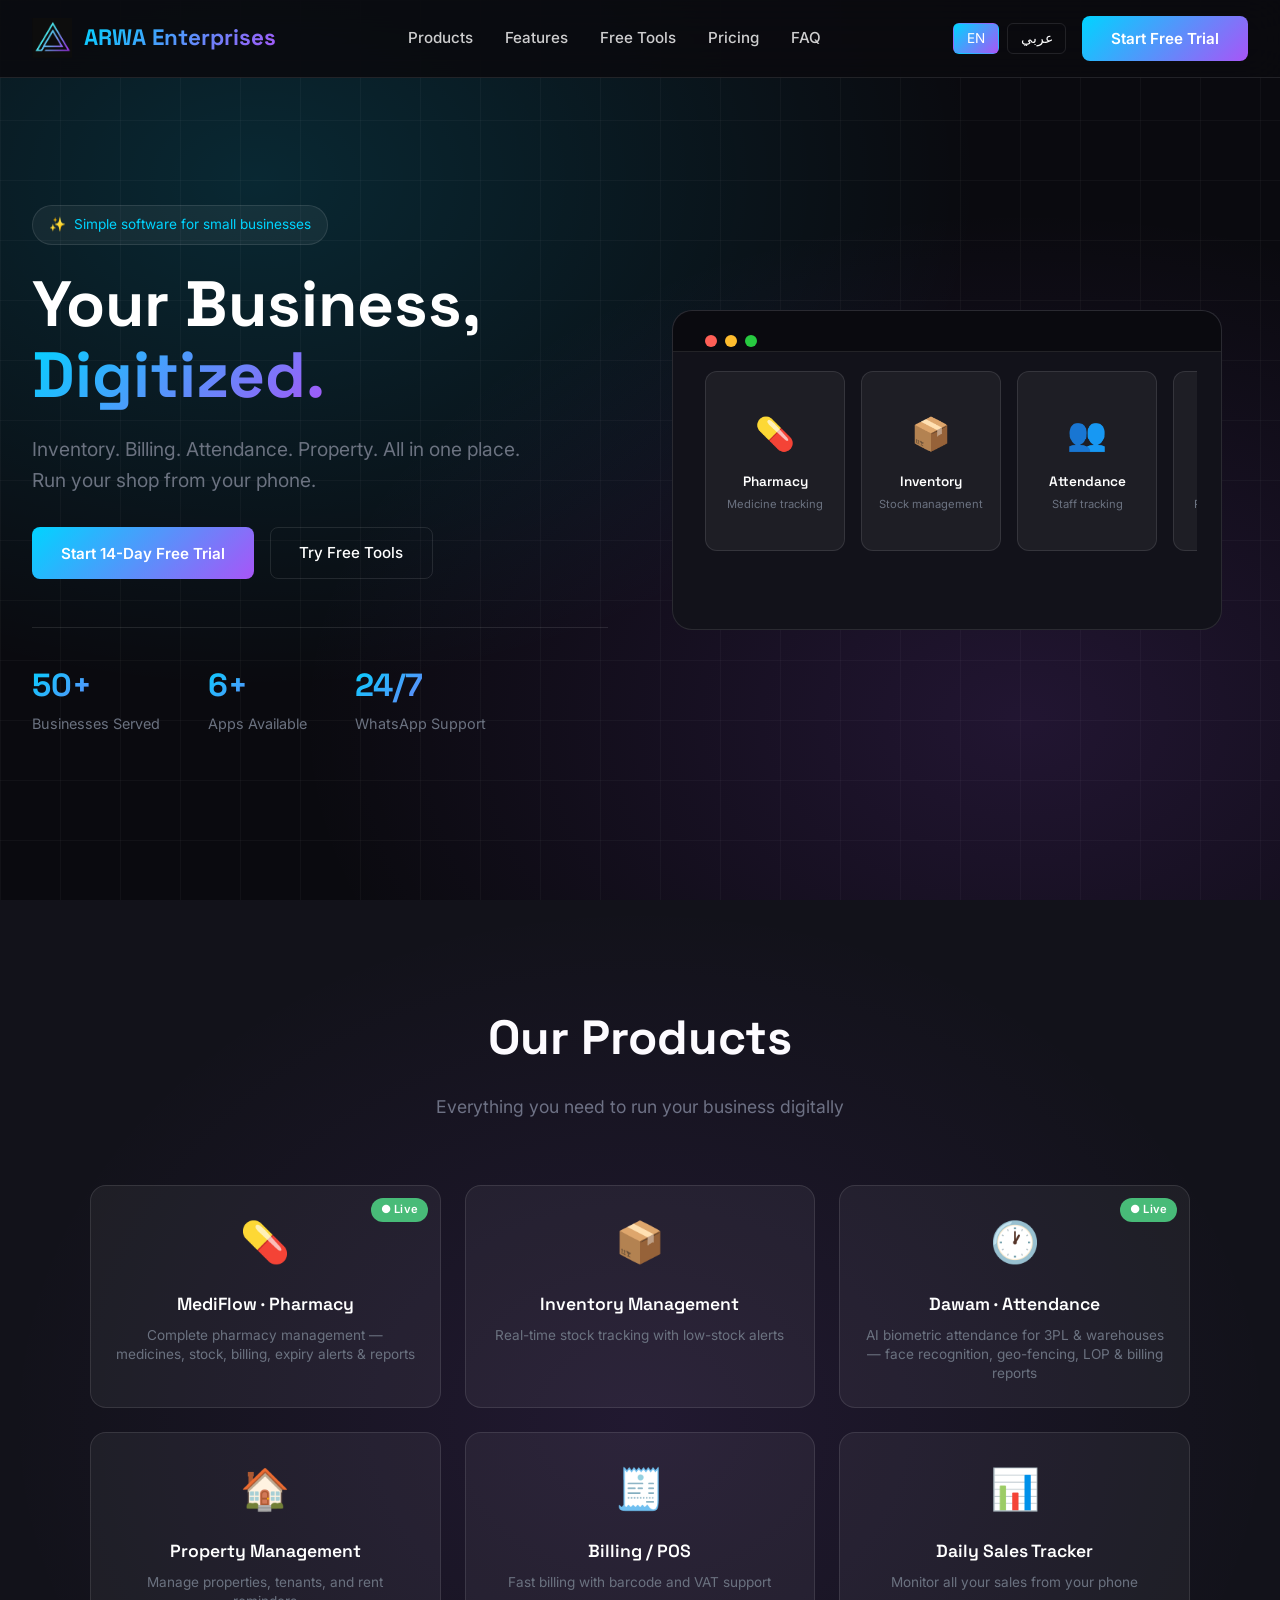
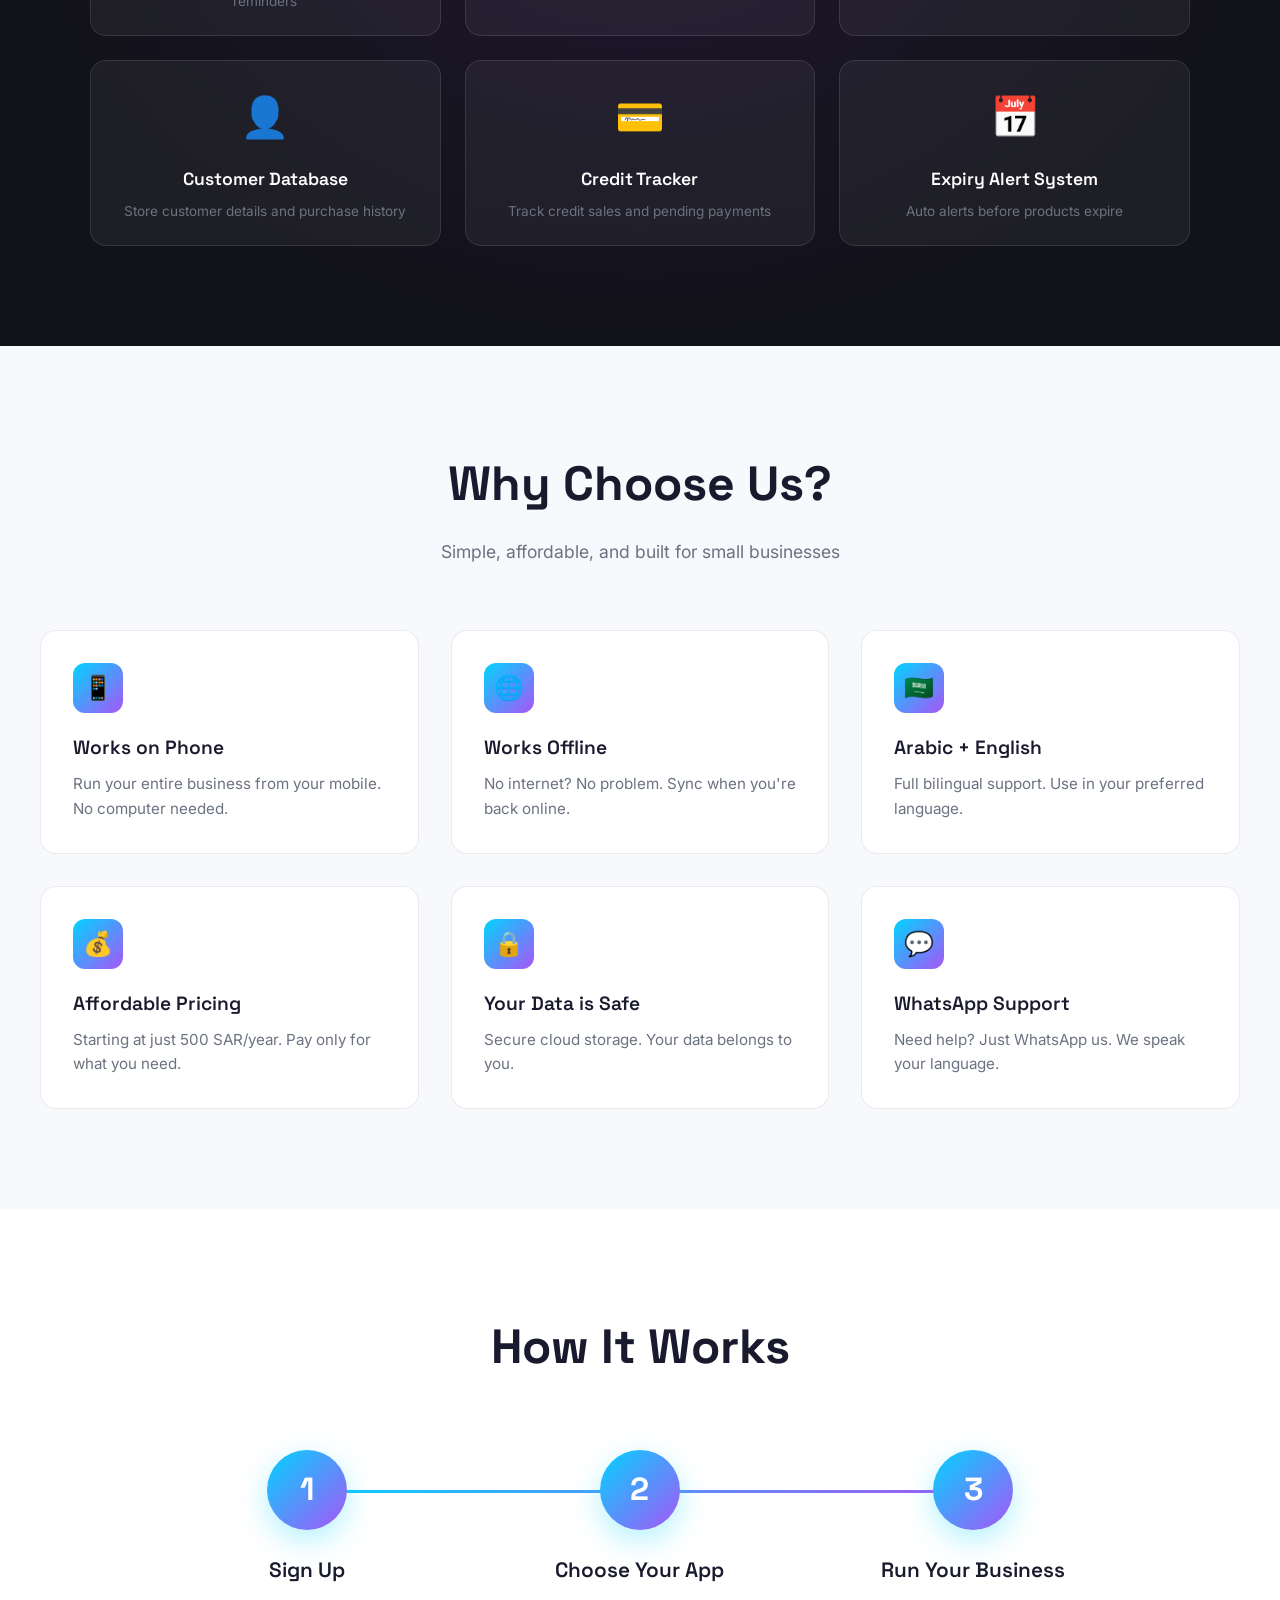
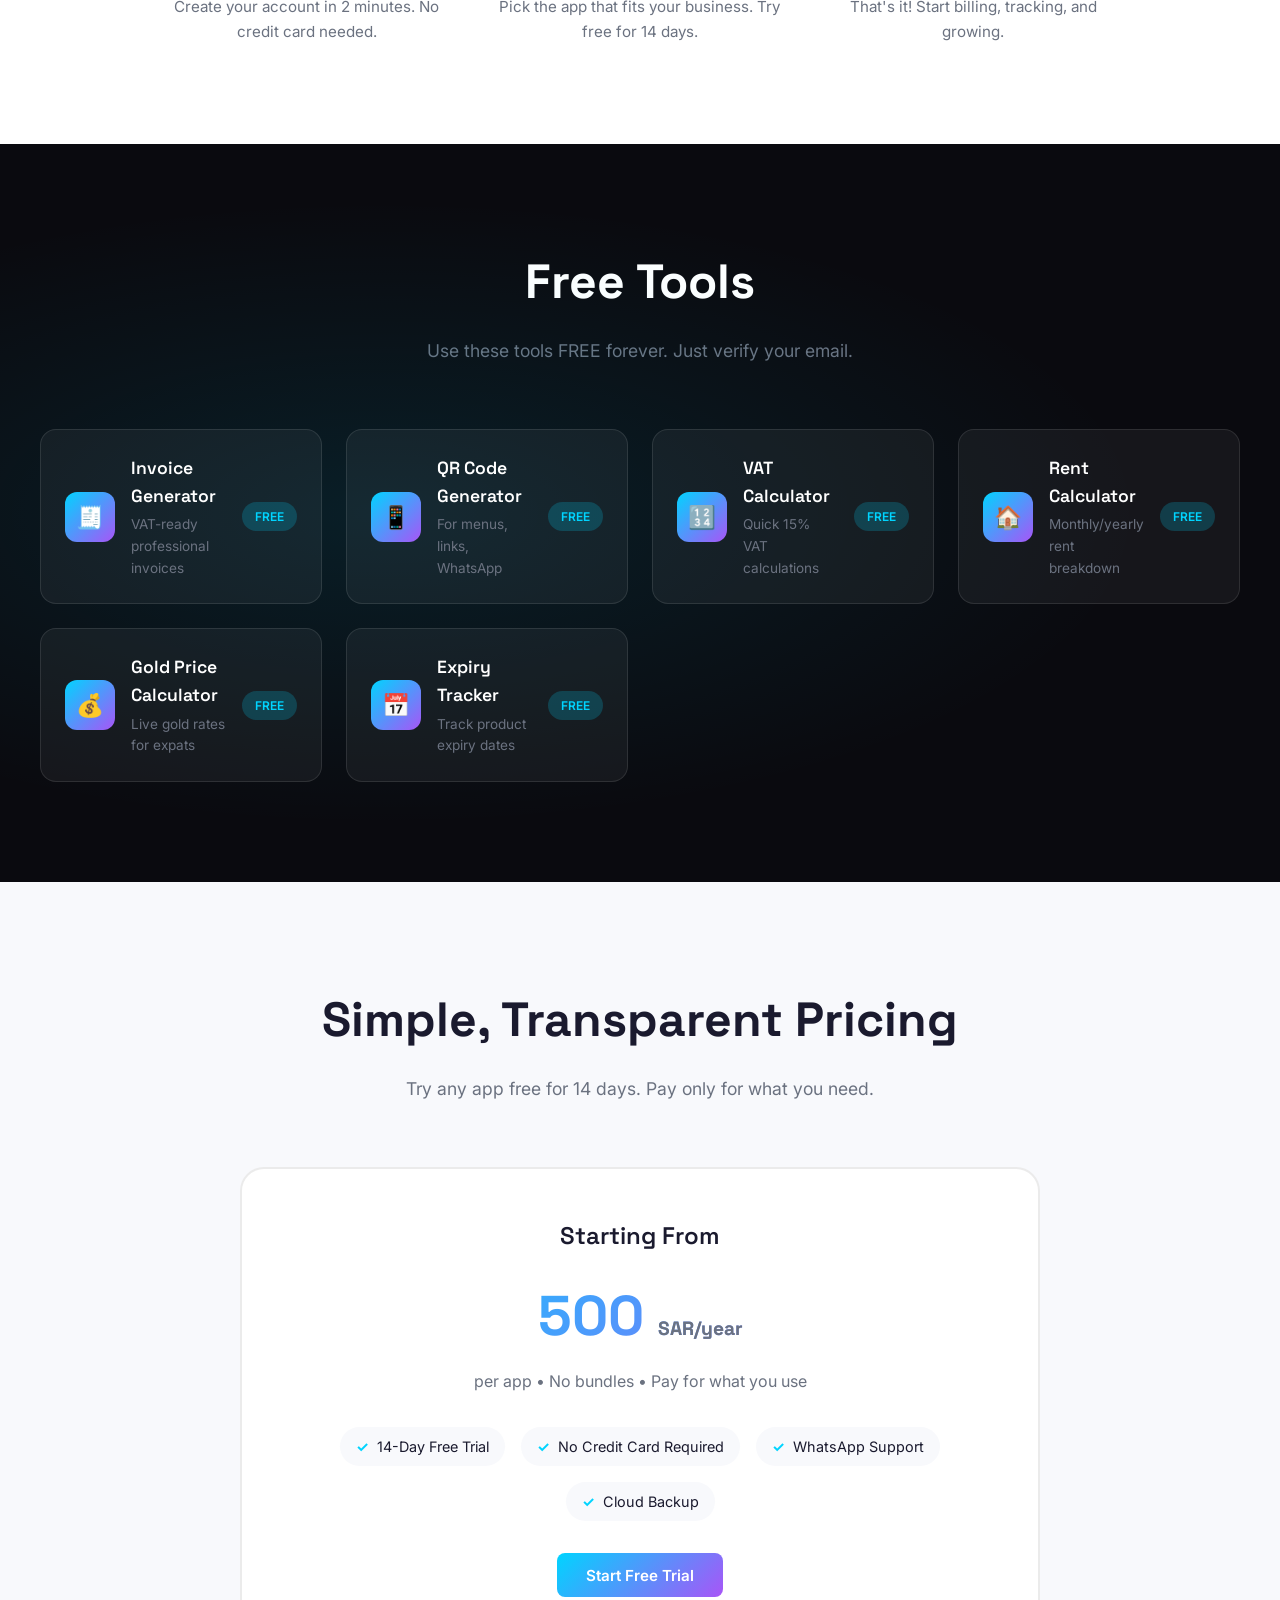
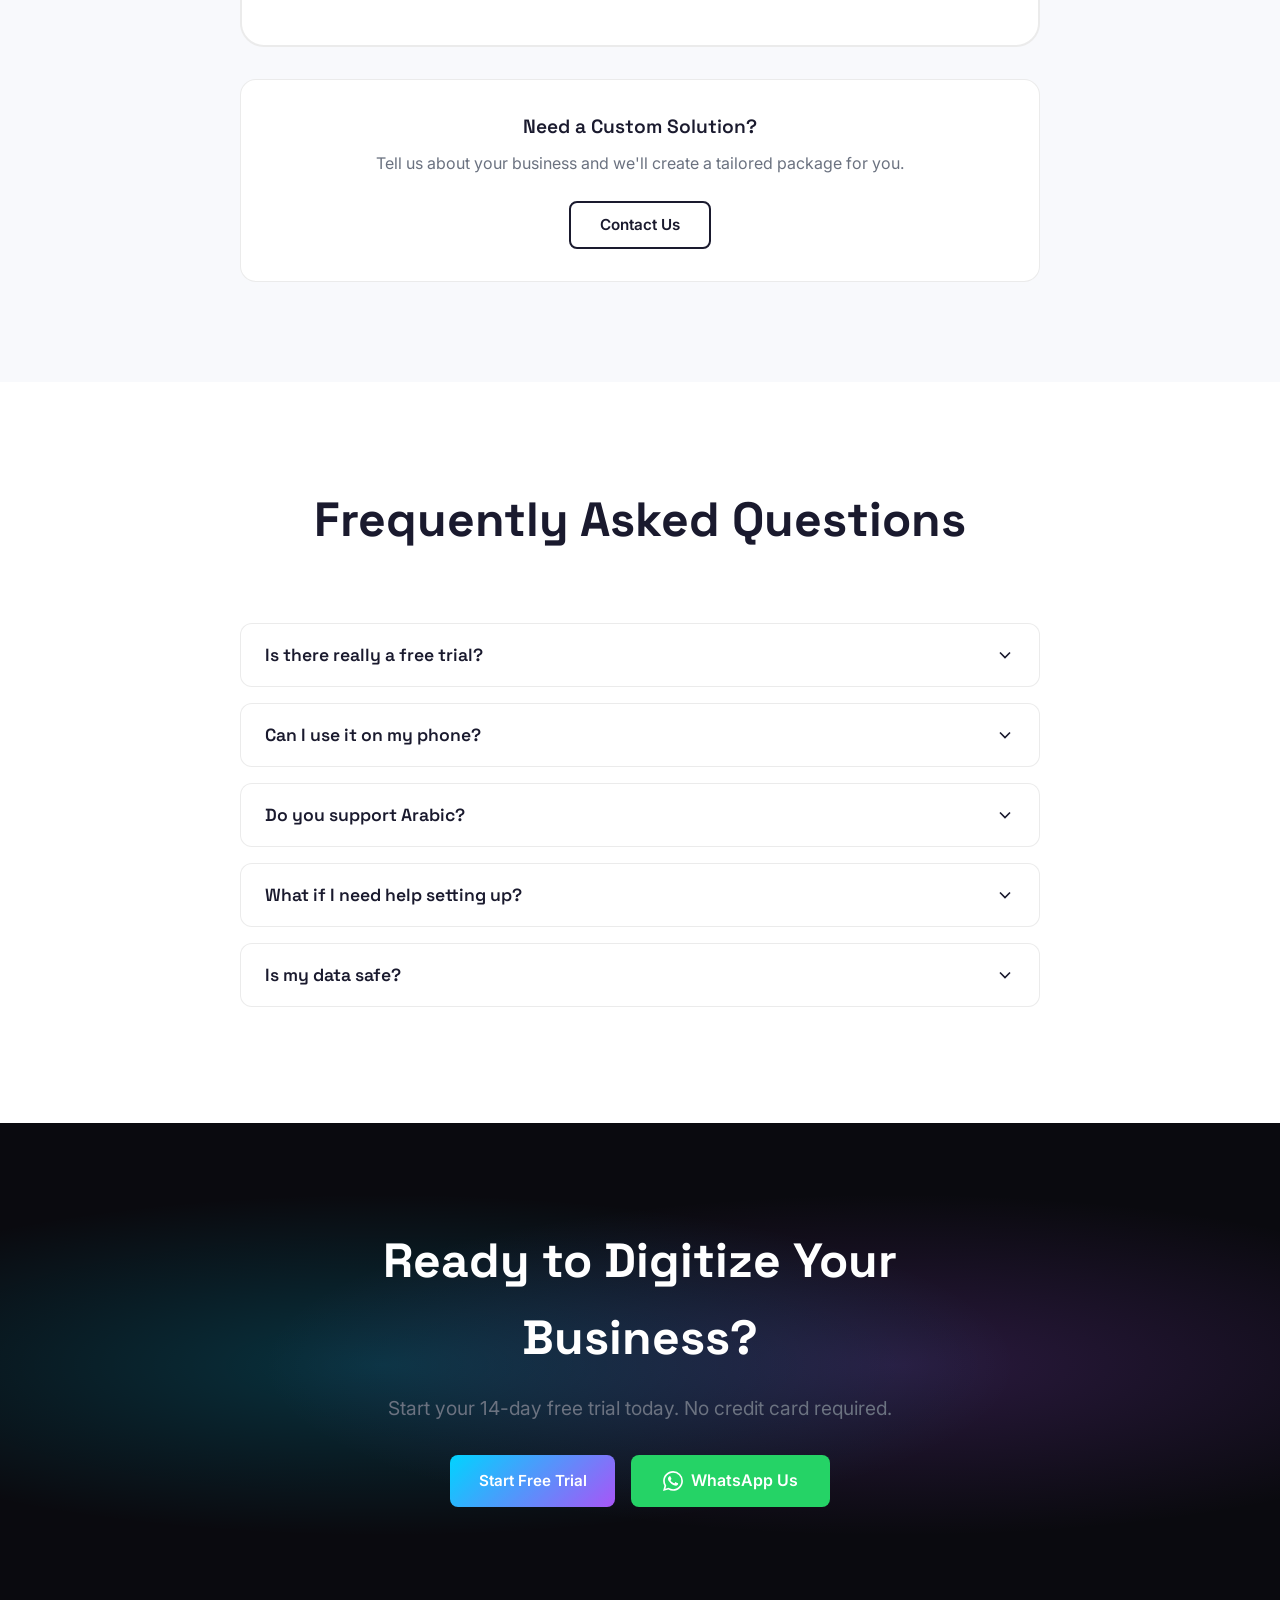
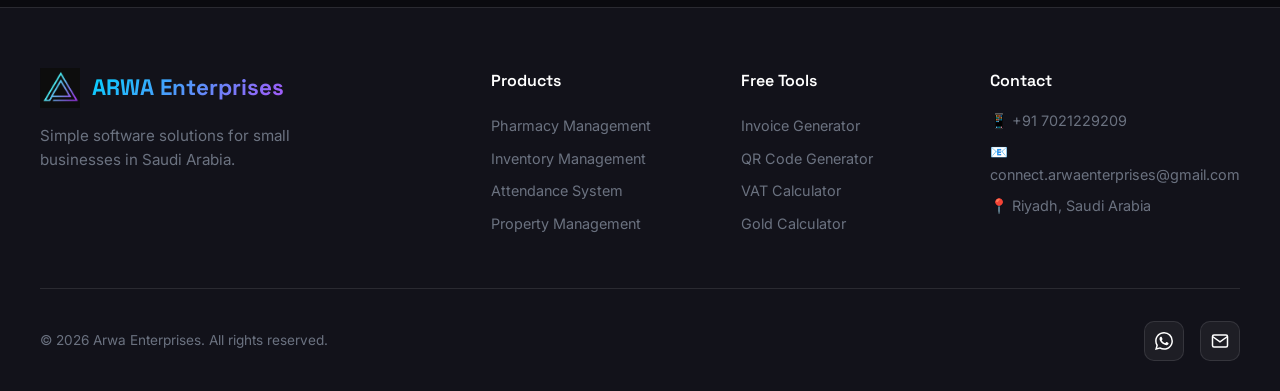
<file: index.html>
<!DOCTYPE html>
<html lang="en" dir="ltr">
<head>
    <meta charset="UTF-8">
    <meta name="viewport" content="width=device-width, initial-scale=1.0">
    <title>Arwa Enterprises | Your Business, Digitized</title>
    <meta name="description" content="Simple software solutions for small businesses. Inventory, Billing, Attendance, and more.">
    
    <!-- Fonts -->
    <link rel="preconnect" href="https://fonts.googleapis.com">
    <link rel="preconnect" href="https://fonts.gstatic.com" crossorigin>
    <link href="https://fonts.googleapis.com/css2?family=Space+Grotesk:wght@400;500;600;700&family=Inter:wght@400;500;600&family=Cairo:wght@400;500;600;700&display=swap" rel="stylesheet">

<style>
/* ============================================
   SECTION: CSS VARIABLES
   Update colors, fonts, spacing here
============================================ */
:root {
    /* Colors */
    --bg-dark: #0a0a0f;
    --bg-dark-2: #12121a;
    --bg-light: #f8f9fc;
    --bg-light-2: #ffffff;
    --text-light: #ffffff;
    --text-dark: #1a1a2e;
    --text-muted: #6b7280;
    --accent-cyan: #00d4ff;
    --accent-purple: #a855f7;
    --accent-gradient: linear-gradient(135deg, #00d4ff 0%, #a855f7 100%);
    --card-dark: rgba(255,255,255,0.05);
    --card-light: #ffffff;
    --border-dark: rgba(255,255,255,0.1);
    --border-light: rgba(0,0,0,0.08);
    
    /* Typography */
    --font-display: 'Space Grotesk', sans-serif;
    --font-body: 'Inter', sans-serif;
    --font-arabic: 'Cairo', sans-serif;
    
    /* Spacing */
    --section-padding: 100px;
    --container-max: 1400px;
}

[dir="rtl"] {
    --font-display: 'Cairo', sans-serif;
    --font-body: 'Cairo', sans-serif;
}

/* ============================================
   SECTION: BASE STYLES
   Reset, typography, common elements
============================================ */
* {
    margin: 0;
    padding: 0;
    box-sizing: border-box;
}

html {
    scroll-behavior: smooth;
}

body {
    font-family: var(--font-body);
    line-height: 1.6;
    overflow-x: hidden;
    background: var(--bg-dark);
}

a {
    text-decoration: none;
    color: inherit;
}

button {
    font-family: inherit;
    cursor: pointer;
}

.container {
    max-width: var(--container-max);
    margin: 0 auto;
    padding: 0 2rem;
}

.section-header {
    text-align: center;
    margin-bottom: 4rem;
}

.section-header h2 {
    font-family: var(--font-display);
    font-size: clamp(2rem, 4vw, 3rem);
    font-weight: 700;
    margin-bottom: 1rem;
}

.section-header p {
    font-size: 1.1rem;
    color: var(--text-muted);
    max-width: 600px;
    margin: 0 auto;
}

/* ============================================
   SECTION: BUTTONS
   All button styles
============================================ */
.btn-primary {
    display: inline-flex;
    align-items: center;
    justify-content: center;
    gap: 8px;
    padding: 0.8rem 1.8rem;
    background: var(--accent-gradient);
    color: white;
    border: none;
    border-radius: 8px;
    font-weight: 600;
    font-size: 0.95rem;
    transition: all 0.3s ease;
    cursor: pointer;
}

.btn-primary:hover {
    transform: translateY(-2px);
    box-shadow: 0 10px 30px rgba(0, 212, 255, 0.3);
}

.btn-secondary {
    display: inline-flex;
    align-items: center;
    justify-content: center;
    gap: 8px;
    padding: 0.8rem 1.8rem;
    background: transparent;
    color: var(--text-light);
    border: 1px solid var(--border-dark);
    border-radius: 8px;
    font-weight: 500;
    font-size: 0.95rem;
    transition: all 0.3s ease;
}

.btn-secondary:hover {
    border-color: var(--accent-cyan);
    color: var(--accent-cyan);
}
/* Button variant for light backgrounds */
.btn-secondary-dark {
    display: inline-flex;
    align-items: center;
    justify-content: center;
    gap: 8px;
    padding: 0.8rem 1.8rem;
    background: transparent;
    color: var(--text-dark);
    border: 2px solid var(--text-dark);
    border-radius: 8px;
    font-weight: 600;
    font-size: 0.95rem;
    transition: all 0.3s ease;
}

.btn-secondary-dark:hover {
    background: var(--text-dark);
    color: var(--text-light);
}
.btn-whatsapp {
    display: inline-flex;
    align-items: center;
    justify-content: center;
    gap: 8px;
    padding: 0.8rem 2rem;
    background: #25D366;
    color: white;
    border: none;
    border-radius: 8px;
    font-weight: 600;
    font-size: 1rem;
    transition: all 0.3s ease;
}

.btn-whatsapp:hover {
    transform: translateY(-2px);
    box-shadow: 0 10px 30px rgba(37, 211, 102, 0.3);
}

/* ============================================
   SECTION: NAVBAR STYLES
============================================ */
.navbar {
    position: fixed;
    top: 0;
    left: 0;
    right: 0;
    z-index: 1000;
    background: rgba(10, 10, 15, 0.9);
    backdrop-filter: blur(20px);
    border-bottom: 1px solid var(--border-dark);
    padding: 1rem 2rem;
    transition: all 0.3s ease;
}

.navbar.scrolled {
    background: rgba(10, 10, 15, 0.98);
    box-shadow: 0 4px 30px rgba(0, 0, 0, 0.3);
}

.navbar-inner {
    max-width: var(--container-max);
    margin: 0 auto;
    display: flex;
    justify-content: space-between;
    align-items: center;
}

.logo {
    display: flex;
    align-items: center;
    gap: 12px;
}

.logo-img {
    height: 40px;
    width: auto;
}

.logo-text {
    font-family: var(--font-display);
    font-size: 1.4rem;
    font-weight: 700;
    background: var(--accent-gradient);
    -webkit-background-clip: text;
    -webkit-text-fill-color: transparent;
    background-clip: text;
}

.nav-links {
    display: flex;
    gap: 2rem;
    align-items: center;
}

.nav-links a {
    color: var(--text-light);
    font-size: 0.95rem;
    font-weight: 500;
    opacity: 0.8;
    transition: all 0.3s ease;
}

.nav-links a:hover {
    opacity: 1;
    color: var(--accent-cyan);
}

.nav-right {
    display: flex;
    align-items: center;
    gap: 1rem;
}

.lang-toggle {
    display: flex;
    gap: 0.5rem;
}

.lang-btn {
    padding: 0.4rem 0.8rem;
    border: 1px solid var(--border-dark);
    background: transparent;
    color: var(--text-light);
    border-radius: 6px;
    font-size: 0.85rem;
    transition: all 0.3s ease;
}

.lang-btn.active {
    background: var(--accent-gradient);
    border-color: transparent;
}

.mobile-menu-btn {
    display: none;
    background: none;
    border: none;
    color: var(--text-light);
    font-size: 1.5rem;
    padding: 0.5rem;
}

/* Mobile Menu */
.mobile-menu {
    display: none;
    position: fixed;
    top: 70px;
    left: 0;
    right: 0;
    background: var(--bg-dark-2);
    border-bottom: 1px solid var(--border-dark);
    padding: 1.5rem;
    z-index: 999;
}

.mobile-menu.active {
    display: block;
}

.mobile-menu a {
    display: block;
    color: var(--text-light);
    padding: 1rem 0;
    font-size: 1.1rem;
    border-bottom: 1px solid var(--border-dark);
}

.mobile-menu a:last-child {
    border-bottom: none;
}

/* ============================================
   SECTION: HERO STYLES
============================================ */
.hero {
    min-height: 100vh;
    background: var(--bg-dark);
    position: relative;
    display: flex;
    align-items: center;
    padding: 120px 2rem 80px;
    overflow: hidden;
}

.hero::before {
    content: '';
    position: absolute;
    top: 0;
    left: 0;
    right: 0;
    bottom: 0;
    background: 
        radial-gradient(ellipse at 20% 20%, rgba(0, 212, 255, 0.15) 0%, transparent 50%),
        radial-gradient(ellipse at 80% 80%, rgba(168, 85, 247, 0.15) 0%, transparent 50%);
    pointer-events: none;
}

.hero-grid {
    position: absolute;
    top: 0;
    left: 0;
    right: 0;
    bottom: 0;
    background-image: 
        linear-gradient(rgba(255,255,255,0.03) 1px, transparent 1px),
        linear-gradient(90deg, rgba(255,255,255,0.03) 1px, transparent 1px);
    background-size: 60px 60px;
    pointer-events: none;
}

.hero-inner {
    max-width: var(--container-max);
    margin: 0 auto;
    display: grid;
    grid-template-columns: 1fr 1fr;
    gap: 4rem;
    align-items: center;
    position: relative;
    z-index: 1;
    width: 100%;
}

.hero-content {
    animation: fadeInUp 1s ease;
}

@keyframes fadeInUp {
    from { opacity: 0; transform: translateY(30px); }
    to { opacity: 1; transform: translateY(0); }
}

.hero-badge {
    display: inline-flex;
    align-items: center;
    gap: 8px;
    padding: 0.5rem 1rem;
    background: var(--card-dark);
    border: 1px solid var(--border-dark);
    border-radius: 50px;
    color: var(--accent-cyan);
    font-size: 0.85rem;
    margin-bottom: 1.5rem;
}

.hero h1 {
    font-family: var(--font-display);
    font-size: clamp(2.5rem, 5vw, 4rem);
    font-weight: 700;
    color: var(--text-light);
    line-height: 1.1;
    margin-bottom: 1.5rem;
}

.hero h1 span {
    background: var(--accent-gradient);
    -webkit-background-clip: text;
    -webkit-text-fill-color: transparent;
    background-clip: text;
}

.hero-description {
    font-size: 1.2rem;
    color: var(--text-muted);
    margin-bottom: 2rem;
    max-width: 500px;
}

.hero-buttons {
    display: flex;
    gap: 1rem;
    flex-wrap: wrap;
}

.hero-stats {
    display: flex;
    gap: 3rem;
    margin-top: 3rem;
    padding-top: 2rem;
    border-top: 1px solid var(--border-dark);
}

.hero-stat h3 {
    font-family: var(--font-display);
    font-size: 2rem;
    font-weight: 700;
    background: var(--accent-gradient);
    -webkit-background-clip: text;
    -webkit-text-fill-color: transparent;
    background-clip: text;
}

.hero-stat p {
    font-size: 0.9rem;
    color: var(--text-muted);
}

/* Hero Mini Tiles (Horizontal Scroll in Dashboard Area) */
.hero-visual {
    position: relative;
    animation: fadeInUp 1s ease 0.3s both;
}

.hero-tiles-container {
    width: 100%;
    max-width: 550px;
    height: 320px;
    background: var(--bg-dark-2);
    border-radius: 20px;
    border: 1px solid var(--border-dark);
    padding: 1.5rem;
    overflow: hidden;
    position: relative;
}

.hero-tiles-container::before {
    content: '';
    position: absolute;
    top: 0;
    left: 0;
    right: 0;
    height: 40px;
    background: var(--bg-dark);
    border-bottom: 1px solid var(--border-dark);
    border-radius: 20px 20px 0 0;
}

.hero-tiles-header {
    position: relative;
    z-index: 2;
    display: flex;
    gap: 8px;
    margin-bottom: 1rem;
    padding-left: 0.5rem;
}

.hero-tiles-header span {
    width: 12px;
    height: 12px;
    border-radius: 50%;
}

.hero-tiles-header span:nth-child(1) { background: #ff5f56; }
.hero-tiles-header span:nth-child(2) { background: #ffbd2e; }
.hero-tiles-header span:nth-child(3) { background: #27ca40; }

.hero-tiles-track {
    display: flex;
    gap: 1rem;
    padding: 0.5rem;
    overflow-x: auto;
    scroll-behavior: smooth;
    scrollbar-width: none;
    -ms-overflow-style: none;
    margin-top: 1rem;
}

.hero-tiles-track::-webkit-scrollbar {
    display: none;
}

.hero-mini-tile {
    flex-shrink: 0;
    width: 140px;
    height: 180px;
    background: var(--card-dark);
    border: 1px solid var(--border-dark);
    border-radius: 12px;
    padding: 1rem;
    display: flex;
    flex-direction: column;
    align-items: center;
    justify-content: center;
    text-align: center;
    transition: all 0.3s ease;
    cursor: pointer;
}

.hero-mini-tile:hover {
    border-color: var(--accent-cyan);
    transform: scale(1.05);
    box-shadow: 0 10px 30px rgba(0, 212, 255, 0.2);
}

.hero-mini-tile .icon {
    font-size: 2rem;
    margin-bottom: 0.75rem;
}

.hero-mini-tile h4 {
    font-family: var(--font-display);
    font-size: 0.85rem;
    font-weight: 600;
    color: var(--text-light);
    margin-bottom: 0.25rem;
}

.hero-mini-tile p {
    font-size: 0.7rem;
    color: var(--text-muted);
}

/* ============================================
   SECTION: PRODUCTS GRID (3x3)
============================================ */
.products {
    background: var(--bg-dark-2);
    padding: var(--section-padding) 2rem;
    position: relative;
}

.products::before {
    content: '';
    position: absolute;
    top: 0;
    left: 0;
    right: 0;
    bottom: 0;
    background: radial-gradient(ellipse at 50% 50%, rgba(168, 85, 247, 0.1) 0%, transparent 70%);
    pointer-events: none;
}

.products .section-header h2 {
    color: var(--text-light);
}

.products-grid {
    max-width: 1100px;
    margin: 0 auto;
    display: grid;
    grid-template-columns: repeat(3, 1fr);
    gap: 1.5rem;
    position: relative;
    z-index: 1;
}

.product-card {
    background: var(--card-dark);
    border: 1px solid var(--border-dark);
    border-radius: 16px;
    padding: 1.5rem;
    text-align: center;
    transition: all 0.4s cubic-bezier(0.175, 0.885, 0.32, 1.275);
    cursor: pointer;
    position: relative;
    overflow: hidden;
}

.product-card::before {
    content: '';
    position: absolute;
    top: 0;
    left: 0;
    right: 0;
    bottom: 0;
    background: var(--accent-gradient);
    opacity: 0;
    transition: opacity 0.3s ease;
    z-index: 0;
}

.product-card:hover {
    transform: scale(1.08) translateY(-10px);
    border-color: var(--accent-cyan);
    box-shadow: 0 25px 50px rgba(0, 212, 255, 0.3);
}

.product-card:hover::before {
    opacity: 0.1;
}

.product-card-content {
    position: relative;
    z-index: 1;
}

.product-live-badge {
    position: absolute;
    top: 0.75rem;
    right: 0.75rem;
    background: #48bb78;
    color: white;
    padding: 0.2rem 0.6rem;
    border-radius: 50px;
    font-size: 0.7rem;
    font-weight: 600;
    z-index: 2;
    letter-spacing: 0.02em;
}

.product-card .icon {
    font-size: 2.5rem;
    margin-bottom: 1rem;
}

.product-card h3 {
    font-family: var(--font-display);
    font-size: 1.1rem;
    font-weight: 600;
    color: var(--text-light);
    margin-bottom: 0.5rem;
}

.product-card p {
    font-size: 0.85rem;
    color: var(--text-muted);
    line-height: 1.4;
}

/* ============================================
   SECTION: FEATURES STYLES
============================================ */
.features {
    background: var(--bg-light);
    padding: var(--section-padding) 2rem;
}

.features .section-header h2 {
    color: var(--text-dark);
}

.features-grid {
    max-width: 1200px;
    margin: 0 auto;
    display: grid;
    grid-template-columns: repeat(auto-fit, minmax(320px, 1fr));
    gap: 2rem;
}

.feature-card {
    background: var(--card-light);
    border: 1px solid var(--border-light);
    border-radius: 16px;
    padding: 2rem;
    transition: all 0.3s ease;
}

.feature-card:hover {
    transform: translateY(-5px);
    box-shadow: 0 20px 40px rgba(0,0,0,0.1);
}

.feature-icon {
    width: 50px;
    height: 50px;
    background: var(--accent-gradient);
    border-radius: 12px;
    display: flex;
    align-items: center;
    justify-content: center;
    font-size: 1.5rem;
    margin-bottom: 1.25rem;
}

.feature-card h3 {
    font-family: var(--font-display);
    font-size: 1.2rem;
    font-weight: 600;
    color: var(--text-dark);
    margin-bottom: 0.5rem;
}

.feature-card p {
    font-size: 0.95rem;
    color: var(--text-muted);
}

/* ============================================
   SECTION: HOW IT WORKS STYLES
============================================ */
.how-it-works {
    background: var(--bg-light-2);
    padding: var(--section-padding) 2rem;
}

.how-it-works .section-header h2 {
    color: var(--text-dark);
}

.steps {
    max-width: 1000px;
    margin: 0 auto;
    display: flex;
    justify-content: space-between;
    align-items: flex-start;
    position: relative;
}

.steps::before {
    content: '';
    position: absolute;
    top: 40px;
    left: 15%;
    right: 15%;
    height: 3px;
    background: var(--accent-gradient);
    z-index: 0;
}

.step {
    flex: 1;
    text-align: center;
    position: relative;
    z-index: 1;
    padding: 0 1rem;
}

.step-number {
    width: 80px;
    height: 80px;
    background: var(--accent-gradient);
    border-radius: 50%;
    display: flex;
    align-items: center;
    justify-content: center;
    font-family: var(--font-display);
    font-size: 2rem;
    font-weight: 700;
    color: white;
    margin: 0 auto 1.5rem;
    box-shadow: 0 10px 30px rgba(0, 212, 255, 0.3);
}

.step h3 {
    font-family: var(--font-display);
    font-size: 1.3rem;
    font-weight: 600;
    color: var(--text-dark);
    margin-bottom: 0.5rem;
}

.step p {
    font-size: 0.95rem;
    color: var(--text-muted);
}

/* ============================================
   SECTION: FREE TOOLS STYLES
============================================ */
.free-tools {
    background: var(--bg-dark);
    padding: var(--section-padding) 2rem;
    position: relative;
}

.free-tools::before {
    content: '';
    position: absolute;
    top: 0;
    left: 0;
    right: 0;
    bottom: 0;
    background: radial-gradient(ellipse at 30% 50%, rgba(0, 212, 255, 0.1) 0%, transparent 60%);
    pointer-events: none;
}

.free-tools .section-header h2 {
    color: var(--text-light);
}

.tools-grid {
    max-width: 1200px;
    margin: 0 auto;
    display: grid;
    grid-template-columns: repeat(auto-fit, minmax(280px, 1fr));
    gap: 1.5rem;
    position: relative;
    z-index: 1;
}

.tool-card {
    background: var(--card-dark);
    border: 1px solid var(--border-dark);
    border-radius: 16px;
    padding: 1.5rem;
    display: flex;
    align-items: center;
    gap: 1rem;
    transition: all 0.3s ease;
    cursor: pointer;
}

.tool-card:hover {
    border-color: var(--accent-cyan);
    transform: translateX(10px);
}

[dir="rtl"] .tool-card:hover {
    transform: translateX(-10px);
}

.tool-icon {
    width: 50px;
    height: 50px;
    background: var(--accent-gradient);
    border-radius: 12px;
    display: flex;
    align-items: center;
    justify-content: center;
    font-size: 1.4rem;
    flex-shrink: 0;
}

.tool-info h3 {
    font-family: var(--font-display);
    font-size: 1.1rem;
    font-weight: 600;
    color: var(--text-light);
    margin-bottom: 0.25rem;
}

.tool-info p {
    font-size: 0.85rem;
    color: var(--text-muted);
}

.tool-badge {
    margin-left: auto;
    padding: 0.3rem 0.8rem;
    background: rgba(0, 212, 255, 0.2);
    color: var(--accent-cyan);
    border-radius: 50px;
    font-size: 0.75rem;
    font-weight: 600;
}

[dir="rtl"] .tool-badge {
    margin-left: 0;
    margin-right: auto;
}

/* ============================================
   SECTION: PRICING STYLES (Simplified)
============================================ */
.pricing {
    background: var(--bg-light);
    padding: var(--section-padding) 2rem;
}

.pricing .section-header h2 {
    color: var(--text-dark);
}

.pricing-simple {
    max-width: 800px;
    margin: 0 auto;
    text-align: center;
}

.pricing-box {
    background: var(--card-light);
    border: 2px solid var(--border-light);
    border-radius: 24px;
    padding: 3rem;
    margin-bottom: 2rem;
}

.pricing-box h3 {
    font-family: var(--font-display);
    font-size: 1.5rem;
    font-weight: 600;
    color: var(--text-dark);
    margin-bottom: 1rem;
}

.pricing-amount {
    font-family: var(--font-display);
    font-size: 3.5rem;
    font-weight: 700;
    background: var(--accent-gradient);
    -webkit-background-clip: text;
    -webkit-text-fill-color: transparent;
    background-clip: text;
    margin-bottom: 0.5rem;
}

.pricing-amount span {
    font-size: 1.2rem;
    color: var(--text-muted);
    -webkit-text-fill-color: var(--text-muted);
}

.pricing-note {
    color: var(--text-muted);
    font-size: 1rem;
    margin-bottom: 2rem;
}

.pricing-features {
    display: flex;
    flex-wrap: wrap;
    justify-content: center;
    gap: 1rem;
    margin-bottom: 2rem;
}

.pricing-feature {
    display: flex;
    align-items: center;
    gap: 8px;
    padding: 0.5rem 1rem;
    background: var(--bg-light);
    border-radius: 50px;
    font-size: 0.9rem;
    color: var(--text-dark);
}

.pricing-feature::before {
    content: '✓';
    color: var(--accent-cyan);
    font-weight: bold;
}

.pricing-custom {
    background: var(--bg-light-2);
    border: 1px solid var(--border-light);
    border-radius: 16px;
    padding: 2rem;
}

.pricing-custom h4 {
    font-family: var(--font-display);
    font-size: 1.2rem;
    font-weight: 600;
    color: var(--text-dark);
    margin-bottom: 0.5rem;
}

.pricing-custom p {
    color: var(--text-muted);
    margin-bottom: 1.5rem;
}

/* ============================================
   SECTION: FAQ STYLES
============================================ */
.faq {
    background: var(--bg-light-2);
    padding: var(--section-padding) 2rem;
}

.faq .section-header h2 {
    color: var(--text-dark);
}

.faq-list {
    max-width: 800px;
    margin: 0 auto;
}

.faq-item {
    background: var(--card-light);
    border: 1px solid var(--border-light);
    border-radius: 12px;
    margin-bottom: 1rem;
    overflow: hidden;
}

.faq-question {
    width: 100%;
    padding: 1.25rem 1.5rem;
    background: none;
    border: none;
    text-align: left;
    font-family: var(--font-display);
    font-size: 1.1rem;
    font-weight: 600;
    color: var(--text-dark);
    display: flex;
    justify-content: space-between;
    align-items: center;
    transition: all 0.3s ease;
}

[dir="rtl"] .faq-question {
    text-align: right;
}

.faq-question:hover {
    color: var(--accent-purple);
}

.faq-question svg {
    transition: transform 0.3s ease;
    flex-shrink: 0;
}

.faq-item.active .faq-question svg {
    transform: rotate(180deg);
}

.faq-answer {
    max-height: 0;
    overflow: hidden;
    transition: max-height 0.3s ease;
}

.faq-item.active .faq-answer {
    max-height: 200px;
}

.faq-answer p {
    padding: 0 1.5rem 1.25rem;
    color: var(--text-muted);
}

/* ============================================
   SECTION: FINAL CTA STYLES
============================================ */
.final-cta {
    background: var(--bg-dark);
    padding: var(--section-padding) 2rem;
    text-align: center;
    position: relative;
    overflow: hidden;
}

.final-cta::before {
    content: '';
    position: absolute;
    top: 0;
    left: 0;
    right: 0;
    bottom: 0;
    background: 
        radial-gradient(ellipse at 30% 50%, rgba(0, 212, 255, 0.2) 0%, transparent 50%),
        radial-gradient(ellipse at 70% 50%, rgba(168, 85, 247, 0.2) 0%, transparent 50%);
    pointer-events: none;
}

.final-cta-inner {
    max-width: 700px;
    margin: 0 auto;
    position: relative;
    z-index: 1;
}

.final-cta h2 {
    font-family: var(--font-display);
    font-size: clamp(2rem, 4vw, 3rem);
    font-weight: 700;
    color: var(--text-light);
    margin-bottom: 1rem;
}

.final-cta p {
    font-size: 1.2rem;
    color: var(--text-muted);
    margin-bottom: 2rem;
}

.final-cta-buttons {
    display: flex;
    gap: 1rem;
    justify-content: center;
    flex-wrap: wrap;
}

/* ============================================
   SECTION: FOOTER STYLES
============================================ */
.footer {
    background: var(--bg-dark-2);
    padding: 60px 2rem 30px;
    border-top: 1px solid var(--border-dark);
}

.footer-inner {
    max-width: 1200px;
    margin: 0 auto;
}

.footer-grid {
    display: grid;
    grid-template-columns: 2fr 1fr 1fr 1fr;
    gap: 3rem;
    margin-bottom: 3rem;
}

.footer-brand p {
    color: var(--text-muted);
    font-size: 0.95rem;
    max-width: 300px;
    margin-top: 1rem;
}

.footer-col h4 {
    font-family: var(--font-display);
    font-size: 1rem;
    font-weight: 600;
    color: var(--text-light);
    margin-bottom: 1rem;
}

.footer-col a {
    display: block;
    color: var(--text-muted);
    font-size: 0.9rem;
    padding: 0.3rem 0;
    transition: all 0.3s ease;
}

.footer-col a:hover {
    color: var(--accent-cyan);
}

.footer-contact p {
    color: var(--text-muted);
    font-size: 0.9rem;
    display: flex;
    align-items: center;
    gap: 8px;
    margin-bottom: 0.5rem;
}

.footer-bottom {
    padding-top: 2rem;
    border-top: 1px solid var(--border-dark);
    display: flex;
    justify-content: space-between;
    align-items: center;
    flex-wrap: wrap;
    gap: 1rem;
}

.footer-bottom p {
    color: var(--text-muted);
    font-size: 0.85rem;
}

.social-links {
    display: flex;
    gap: 1rem;
}

.social-links a {
    width: 40px;
    height: 40px;
    background: var(--card-dark);
    border: 1px solid var(--border-dark);
    border-radius: 10px;
    display: flex;
    align-items: center;
    justify-content: center;
    color: var(--text-light);
    transition: all 0.3s ease;
}

.social-links a:hover {
    background: var(--accent-gradient);
    border-color: transparent;
    transform: translateY(-3px);
}

/* ============================================
   SECTION: PRODUCT SELECTION MODAL
============================================ */
.modal-overlay {
    position: fixed;
    top: 0;
    left: 0;
    right: 0;
    bottom: 0;
    background: rgba(0, 0, 0, 0.8);
    backdrop-filter: blur(10px);
    z-index: 2000;
    display: none;
    align-items: center;
    justify-content: center;
    padding: 2rem;
}

.modal-overlay.active {
    display: flex;
}

.modal {
    background: var(--bg-dark-2);
    border: 1px solid var(--border-dark);
    border-radius: 24px;
    padding: 2.5rem;
    max-width: 700px;
    width: 100%;
    position: relative;
    animation: modalIn 0.3s ease;
}

@keyframes modalIn {
    from { opacity: 0; transform: scale(0.9) translateY(20px); }
    to { opacity: 1; transform: scale(1) translateY(0); }
}

.modal-close {
    position: absolute;
    top: 1.5rem;
    right: 1.5rem;
    background: none;
    border: none;
    color: var(--text-muted);
    font-size: 1.5rem;
    cursor: pointer;
    transition: color 0.3s ease;
}

[dir="rtl"] .modal-close {
    right: auto;
    left: 1.5rem;
}

.modal-close:hover {
    color: var(--text-light);
}

.modal h2 {
    font-family: var(--font-display);
    font-size: 1.8rem;
    font-weight: 700;
    color: var(--text-light);
    text-align: center;
    margin-bottom: 0.5rem;
}

.modal > p {
    text-align: center;
    color: var(--text-muted);
    margin-bottom: 2rem;
}

.modal-products {
    display: grid;
    grid-template-columns: repeat(3, 1fr);
    gap: 1rem;
}

.modal-product {
    background: var(--card-dark);
    border: 1px solid var(--border-dark);
    border-radius: 12px;
    padding: 1.25rem;
    text-align: center;
    cursor: pointer;
    transition: all 0.3s ease;
}

.modal-product:hover {
    border-color: var(--accent-cyan);
    transform: scale(1.05);
    box-shadow: 0 10px 30px rgba(0, 212, 255, 0.2);
}

.modal-product .icon {
    font-size: 2rem;
    margin-bottom: 0.75rem;
}

.modal-product h4 {
    font-family: var(--font-display);
    font-size: 0.95rem;
    font-weight: 600;
    color: var(--text-light);
}

/* ============================================
   SECTION: CONTACT FORM MODAL
============================================ */
.contact-form {
    max-width: 500px;
}

.contact-form h2 {
    margin-bottom: 1.5rem;
}

.form-group {
    margin-bottom: 1.25rem;
}

.form-group label {
    display: block;
    color: var(--text-light);
    font-size: 0.9rem;
    margin-bottom: 0.5rem;
}

.form-group input,
.form-group textarea,
.form-group select {
    width: 100%;
    padding: 0.9rem 1rem;
    background: var(--card-dark);
    border: 1px solid var(--border-dark);
    border-radius: 8px;
    color: var(--text-light);
    font-size: 1rem;
    font-family: inherit;
    transition: border-color 0.3s ease;
}

.form-group input:focus,
.form-group textarea:focus,
.form-group select:focus {
    outline: none;
    border-color: var(--accent-cyan);
}

.form-group textarea {
    resize: vertical;
    min-height: 100px;
}

.form-group select option {
    background: var(--bg-dark-2);
}

/* ============================================
   SECTION: RESPONSIVE STYLES
============================================ */
@media (max-width: 1024px) {
    .hero-inner {
        grid-template-columns: 1fr;
        text-align: center;
    }

    .hero-content {
        order: 1;
    }

    .hero-visual {
        order: 2;
        display: flex;
        justify-content: center;
    }

    .hero-description {
        margin: 0 auto 2rem;
    }

    .hero-buttons {
        justify-content: center;
    }

    .hero-stats {
        justify-content: center;
    }

    .hero-badge {
        margin: 0 auto 1.5rem;
    }

    .products-grid {
        grid-template-columns: repeat(2, 1fr);
    }

    .footer-grid {
        grid-template-columns: 1fr 1fr;
    }
}

@media (max-width: 768px) {
    :root {
        --section-padding: 60px;
    }

    .nav-links {
        display: none;
    }

    .nav-right .btn-primary {
        display: none;
    }

    .mobile-menu-btn {
        display: block;
    }

    .hero {
        padding: 100px 1rem 60px;
        text-align: center;
    }

    .hero-inner {
        text-align: center;
    }

    .hero-badge {
        display: inline-flex;
        margin: 0 auto 1.5rem;
    }

    .hero h1 {
        font-size: 2rem;
        text-align: center;
    }

    .hero-description {
        text-align: center;
        margin: 0 auto 2rem;
        font-size: 1rem;
    }

    .hero-buttons {
        flex-direction: column;
        align-items: center;
        gap: 1rem;
    }

    .hero-buttons .btn-primary,
    .hero-buttons .btn-secondary {
        width: 100%;
        max-width: 280px;
        justify-content: center;
    }

    .hero-stats {
        flex-direction: column;
        gap: 1.5rem;
        align-items: center;
        text-align: center;
    }

    .hero-stat {
        text-align: center;
    }

    .hero-visual {
        display: none; /* Hide tiles on mobile for cleaner look */
    }

    .hero-tiles-container {
        max-width: 100%;
        height: 220px;
    }

    .hero-mini-tile {
        width: 110px;
        height: 140px;
    }

    .hero-mini-tile .icon {
        font-size: 1.5rem;
    }

    .hero-mini-tile h4 {
        font-size: 0.75rem;
    }

    .hero-mini-tile p {
        font-size: 0.65rem;
    }

    .products-grid {
        grid-template-columns: 1fr;
        max-width: 350px;
        margin: 0 auto;
    }

    .product-card {
        padding: 1.25rem;
    }

    .features-grid {
        grid-template-columns: 1fr;
    }

    .steps {
        flex-direction: column;
        gap: 2.5rem;
    }

    .steps::before {
        display: none;
    }

    .step-number {
        width: 60px;
        height: 60px;
        font-size: 1.5rem;
    }

    .tools-grid {
        grid-template-columns: 1fr;
    }

    .tool-card {
        padding: 1rem;
    }

    .pricing-box {
        padding: 2rem 1.5rem;
    }

    .pricing-amount {
        font-size: 2.5rem;
    }

    .pricing-features {
        flex-direction: column;
        align-items: center;
    }

    .modal {
        padding: 1.5rem;
        margin: 1rem;
        max-height: 90vh;
        overflow-y: auto;
    }

    .modal-products {
        grid-template-columns: repeat(2, 1fr);
        gap: 0.75rem;
    }

    .modal-product {
        padding: 1rem;
    }

    .modal-product .icon {
        font-size: 1.5rem;
    }

    .modal-product h4 {
        font-size: 0.85rem;
    }

    .footer-grid {
        grid-template-columns: 1fr;
        text-align: center;
    }

    .footer-brand {
        display: flex;
        flex-direction: column;
        align-items: center;
    }

    .footer-brand p {
        text-align: center;
    }

    .footer-col {
        text-align: center;
    }

    .footer-contact p {
        justify-content: center;
    }

    .footer-bottom {
        flex-direction: column;
        text-align: center;
        gap: 1rem;
    }

    .section-header h2 {
        font-size: 1.75rem;
    }

    .section-header p {
        font-size: 1rem;
        padding: 0 1rem;
    }
}

@media (max-width: 480px) {
    .hero {
        padding: 90px 1rem 50px;
    }

    .hero h1 {
        font-size: 1.75rem;
    }

    .hero-description {
        font-size: 0.95rem;
    }

    .hero-stats {
        gap: 1.25rem;
    }

    .hero-stat h3 {
        font-size: 1.5rem;
    }

    .hero-stat p {
        font-size: 0.8rem;
    }

    .navbar {
        padding: 0.75rem 1rem;
    }

    .logo-text {
        font-size: 1.2rem;
    }

    .logo-img {
        height: 32px;
    }

    .modal-products {
        grid-template-columns: repeat(2, 1fr);
    }

    .pricing-amount {
        font-size: 2rem;
    }

    .final-cta h2 {
        font-size: 1.5rem;
    }

    .final-cta p {
        font-size: 1rem;
    }

    .final-cta-buttons {
        flex-direction: column;
        align-items: center;
    }

    .final-cta-buttons .btn-primary,
    .final-cta-buttons .btn-whatsapp {
        width: 100%;
        max-width: 280px;
    }
}

/* ============================================
   SECTION: RTL SPECIFIC STYLES
============================================ */
[dir="rtl"] .hero-stats {
    flex-direction: row-reverse;
}

[dir="rtl"] .hero-tiles-track {
    direction: rtl;
}

[dir="rtl"] .steps {
    flex-direction: row-reverse;
}

@media (max-width: 768px) {
    [dir="rtl"] .steps {
        flex-direction: column;
    }
}
</style>
</head>

<body>
    <!-- ============================================
         SECTION: NAVBAR HTML
    ============================================ -->
    <nav class="navbar" id="navbar">
        <div class="navbar-inner">
            <a href="#" class="logo">
    <img src="logo.png" alt="Arwa Enterprises" class="logo-img" onerror="this.style.display='none'">
    <span class="logo-text">ARWA <span class="logo-sub">Enterprises</span></span>
</a>
            
            <div class="nav-links">
                <a href="#products" data-en="Products" data-ar="المنتجات">Products</a>
                <a href="#features" data-en="Features" data-ar="المميزات">Features</a>
                <a href="#free-tools" data-en="Free Tools" data-ar="أدوات مجانية">Free Tools</a>
                <a href="#pricing" data-en="Pricing" data-ar="الأسعار">Pricing</a>
                <a href="#faq" data-en="FAQ" data-ar="الأسئلة">FAQ</a>
            </div>

            <div class="nav-right">
                <div class="lang-toggle">
                    <button class="lang-btn active" data-lang="en">EN</button>
                    <button class="lang-btn" data-lang="ar">عربي</button>
                </div>
                <button class="btn-primary" id="navTrialBtn" data-en="Start Free Trial" data-ar="ابدأ مجاناً">Start Free Trial</button>
            </div>

            <button class="mobile-menu-btn" id="mobileMenuBtn">☰</button>
        </div>
    </nav>

    <!-- Mobile Menu -->
    <div class="mobile-menu" id="mobileMenu">
        <a href="#products" data-en="Products" data-ar="المنتجات">Products</a>
        <a href="#features" data-en="Features" data-ar="المميزات">Features</a>
        <a href="#free-tools" data-en="Free Tools" data-ar="أدوات مجانية">Free Tools</a>
        <a href="#pricing" data-en="Pricing" data-ar="الأسعار">Pricing</a>
        <a href="#faq" data-en="FAQ" data-ar="الأسئلة">FAQ</a>
    </div>

    <!-- ============================================
         SECTION: HERO HTML
    ============================================ -->
    <section class="hero">
        <div class="hero-grid"></div>
        <div class="hero-inner">
            <div class="hero-content">
                <div class="hero-badge">
                    <span>✨</span>
                    <span data-en="Simple software for small businesses" data-ar="برامج بسيطة للمشاريع الصغيرة">Simple software for small businesses</span>
                </div>
                <h1 data-en="Your Business, <span>Digitized.</span>" data-ar="أعمالك، <span>رقمية.</span>">
                    Your Business, <span>Digitized.</span>
                </h1>
                <p class="hero-description" data-en="Inventory. Billing. Attendance. Property. All in one place. Run your shop from your phone." data-ar="المخزون. الفواتير. الحضور. العقارات. كل شيء في مكان واحد. أدر متجرك من هاتفك.">
                    Inventory. Billing. Attendance. Property. All in one place. Run your shop from your phone.
                </p>
                <div class="hero-buttons">
                    <button class="btn-primary open-trial-modal" data-en="Start 14-Day Free Trial" data-ar="ابدأ 14 يوم مجاناً">Start 14-Day Free Trial</button>
                    <a href="#free-tools" class="btn-secondary" data-en="Try Free Tools" data-ar="جرب الأدوات المجانية">Try Free Tools</a>
                </div>
                <div class="hero-stats">
                    <div class="hero-stat">
                        <h3>50+</h3>
                        <p data-en="Businesses Served" data-ar="عميل نخدمهم">Businesses Served</p>
                    </div>
                    <div class="hero-stat">
                        <h3>6+</h3>
                        <p data-en="Apps Available" data-ar="تطبيقات متاحة">Apps Available</p>
                    </div>
                    <div class="hero-stat">
                        <h3>24/7</h3>
                        <p data-en="WhatsApp Support" data-ar="دعم واتساب">WhatsApp Support</p>
                    </div>
                </div>
            </div>
            <div class="hero-visual">
                <div class="hero-tiles-container">
                    <div class="hero-tiles-header">
                        <span></span>
                        <span></span>
                        <span></span>
                    </div>
                    <div class="hero-tiles-track" id="heroTilesTrack">
                        <div class="hero-mini-tile">
                            <div class="icon">💊</div>
                            <h4 data-en="Pharmacy" data-ar="الصيدلية">Pharmacy</h4>
                            <p data-en="Medicine tracking" data-ar="تتبع الأدوية">Medicine tracking</p>
                        </div>
                        <div class="hero-mini-tile">
                            <div class="icon">📦</div>
                            <h4 data-en="Inventory" data-ar="المخزون">Inventory</h4>
                            <p data-en="Stock management" data-ar="إدارة المخزون">Stock management</p>
                        </div>
                        <div class="hero-mini-tile">
                            <div class="icon">👥</div>
                            <h4 data-en="Attendance" data-ar="الحضور">Attendance</h4>
                            <p data-en="Staff tracking" data-ar="تتبع الموظفين">Staff tracking</p>
                        </div>
                        <div class="hero-mini-tile">
                            <div class="icon">🏠</div>
                            <h4 data-en="Property" data-ar="العقارات">Property</h4>
                            <p data-en="Rent management" data-ar="إدارة الإيجار">Rent management</p>
                        </div>
                        <div class="hero-mini-tile">
                            <div class="icon">🧾</div>
                            <h4 data-en="Billing" data-ar="الفواتير">Billing</h4>
                            <p data-en="POS system" data-ar="نقاط البيع">POS system</p>
                        </div>
                        <div class="hero-mini-tile">
                            <div class="icon">📊</div>
                            <h4 data-en="Sales" data-ar="المبيعات">Sales</h4>
                            <p data-en="Daily tracking" data-ar="تتبع يومي">Daily tracking</p>
                        </div>
                    </div>
                </div>
            </div>
        </div>
    </section>

    <!-- ============================================
         SECTION: PRODUCTS HTML (3x3 Grid)
    ============================================ -->
    <section class="products" id="products">
        <div class="section-header">
            <h2 data-en="Our Products" data-ar="منتجاتنا">Our Products</h2>
            <p data-en="Everything you need to run your business digitally" data-ar="كل ما تحتاجه لإدارة أعمالك رقمياً">Everything you need to run your business digitally</p>
        </div>
        <div class="products-grid">
            <div class="product-card" onclick="window.location='/mediflow/'" style="position:relative;cursor:pointer;">
                <span class="product-live-badge">● Live</span>
                <div class="product-card-content">
                    <div class="icon">💊</div>
                    <h3 data-en="MediFlow · Pharmacy" data-ar="ميديفلو · الصيدلية">MediFlow · Pharmacy</h3>
                    <p data-en="Complete pharmacy management — medicines, stock, billing, expiry alerts &amp; reports"
                       data-ar="إدارة صيدلية متكاملة — أدوية، مخزون، فواتير، تنبيهات انتهاء الصلاحية والتقارير">
                       Complete pharmacy management — medicines, stock, billing, expiry alerts &amp; reports
                    </p>
                </div>
            </div>
            <div class="product-card">
                <div class="product-card-content">
                    <div class="icon">📦</div>
                    <h3 data-en="Inventory Management" data-ar="إدارة المخزون">Inventory Management</h3>
                    <p data-en="Real-time stock tracking with low-stock alerts" data-ar="تتبع المخزون لحظياً مع تنبيهات النقص">Real-time stock tracking with low-stock alerts</p>
                </div>
            </div>
            <div class="product-card" onclick="window.location='/dawam/'" style="position:relative;cursor:pointer;">
                <span class="product-live-badge">● Live</span>
                <div class="product-card-content">
                    <div class="icon">🕐</div>
                    <h3 data-en="Dawam · Attendance" data-ar="دوام · الحضور">Dawam · Attendance</h3>
                    <p data-en="AI biometric attendance for 3PL & warehouses — face recognition, geo-fencing, LOP & billing reports" data-ar="حضور بيومتري ذكي للمستودعات — التعرف على الوجه والموقع وتقارير الفوترة">AI biometric attendance for 3PL & warehouses — face recognition, geo-fencing, LOP & billing reports</p>
                </div>
            </div>
            <div class="product-card">
                <div class="product-card-content">
                    <div class="icon">🏠</div>
                    <h3 data-en="Property Management" data-ar="إدارة العقارات">Property Management</h3>
                    <p data-en="Manage properties, tenants, and rent reminders" data-ar="إدارة العقارات، المستأجرين، وتذكيرات الإيجار">Manage properties, tenants, and rent reminders</p>
                </div>
            </div>
            <div class="product-card">
                <div class="product-card-content">
                    <div class="icon">🧾</div>
                    <h3 data-en="Billing / POS" data-ar="الفواتير / نقاط البيع">Billing / POS</h3>
                    <p data-en="Fast billing with barcode and VAT support" data-ar="فوترة سريعة مع دعم الباركود والضريبة">Fast billing with barcode and VAT support</p>
                </div>
            </div>
            <div class="product-card">
                <div class="product-card-content">
                    <div class="icon">📊</div>
                    <h3 data-en="Daily Sales Tracker" data-ar="متتبع المبيعات">Daily Sales Tracker</h3>
                    <p data-en="Monitor all your sales from your phone" data-ar="تابع كل مبيعاتك من هاتفك">Monitor all your sales from your phone</p>
                </div>
            </div>
            <div class="product-card">
                <div class="product-card-content">
                    <div class="icon">👤</div>
                    <h3 data-en="Customer Database" data-ar="قاعدة بيانات العملاء">Customer Database</h3>
                    <p data-en="Store customer details and purchase history" data-ar="احفظ بيانات العملاء وسجل المشتريات">Store customer details and purchase history</p>
                </div>
            </div>
            <div class="product-card">
                <div class="product-card-content">
                    <div class="icon">💳</div>
                    <h3 data-en="Credit Tracker" data-ar="متتبع الآجل">Credit Tracker</h3>
                    <p data-en="Track credit sales and pending payments" data-ar="تتبع مبيعات الآجل والمدفوعات المعلقة">Track credit sales and pending payments</p>
                </div>
            </div>
            <div class="product-card">
                <div class="product-card-content">
                    <div class="icon">📅</div>
                    <h3 data-en="Expiry Alert System" data-ar="نظام تنبيه الانتهاء">Expiry Alert System</h3>
                    <p data-en="Auto alerts before products expire" data-ar="تنبيهات تلقائية قبل انتهاء المنتجات">Auto alerts before products expire</p>
                </div>
            </div>
        </div>
    </section>

    <!-- ============================================
         SECTION: FEATURES HTML
    ============================================ -->
    <section class="features" id="features">
        <div class="section-header">
            <h2 data-en="Why Choose Us?" data-ar="لماذا تختارنا؟">Why Choose Us?</h2>
            <p data-en="Simple, affordable, and built for small businesses" data-ar="بسيط، بأسعار معقولة، ومصمم للمشاريع الصغيرة">Simple, affordable, and built for small businesses</p>
        </div>
        <div class="features-grid">
            <div class="feature-card">
                <div class="feature-icon">📱</div>
                <h3 data-en="Works on Phone" data-ar="يعمل على الجوال">Works on Phone</h3>
                <p data-en="Run your entire business from your mobile. No computer needed." data-ar="أدر أعمالك كلها من جوالك. لا تحتاج كمبيوتر.">Run your entire business from your mobile. No computer needed.</p>
            </div>
            <div class="feature-card">
                <div class="feature-icon">🌐</div>
                <h3 data-en="Works Offline" data-ar="يعمل بدون إنترنت">Works Offline</h3>
                <p data-en="No internet? No problem. Sync when you're back online." data-ar="بدون إنترنت؟ لا مشكلة. مزامنة تلقائية عند الاتصال.">No internet? No problem. Sync when you're back online.</p>
            </div>
            <div class="feature-card">
                <div class="feature-icon">🇸🇦</div>
                <h3 data-en="Arabic + English" data-ar="عربي + إنجليزي">Arabic + English</h3>
                <p data-en="Full bilingual support. Use in your preferred language." data-ar="دعم كامل للغتين. استخدم بلغتك المفضلة.">Full bilingual support. Use in your preferred language.</p>
            </div>
            <div class="feature-card">
                <div class="feature-icon">💰</div>
                <h3 data-en="Affordable Pricing" data-ar="أسعار معقولة">Affordable Pricing</h3>
                <p data-en="Starting at just 500 SAR/year. Pay only for what you need." data-ar="تبدأ من 500 ريال سنوياً فقط. ادفع فقط لما تحتاجه.">Starting at just 500 SAR/year. Pay only for what you need.</p>
            </div>
            <div class="feature-card">
                <div class="feature-icon">🔒</div>
                <h3 data-en="Your Data is Safe" data-ar="بياناتك آمنة">Your Data is Safe</h3>
                <p data-en="Secure cloud storage. Your data belongs to you." data-ar="تخزين سحابي آمن. بياناتك ملك لك.">Secure cloud storage. Your data belongs to you.</p>
            </div>
            <div class="feature-card">
                <div class="feature-icon">💬</div>
                <h3 data-en="WhatsApp Support" data-ar="دعم واتساب">WhatsApp Support</h3>
                <p data-en="Need help? Just WhatsApp us. We speak your language." data-ar="تحتاج مساعدة؟ راسلنا واتساب. نتكلم لغتك.">Need help? Just WhatsApp us. We speak your language.</p>
            </div>
        </div>
    </section>

    <!-- ============================================
         SECTION: HOW IT WORKS HTML
    ============================================ -->
    <section class="how-it-works">
        <div class="section-header">
            <h2 data-en="How It Works" data-ar="كيف يعمل">How It Works</h2>
        </div>
        <div class="steps">
            <div class="step">
                <div class="step-number">1</div>
                <h3 data-en="Sign Up" data-ar="سجل">Sign Up</h3>
                <p data-en="Create your account in 2 minutes. No credit card needed." data-ar="أنشئ حسابك في دقيقتين. بدون بطاقة ائتمان.">Create your account in 2 minutes. No credit card needed.</p>
            </div>
            <div class="step">
                <div class="step-number">2</div>
                <h3 data-en="Choose Your App" data-ar="اختر تطبيقك">Choose Your App</h3>
                <p data-en="Pick the app that fits your business. Try free for 14 days." data-ar="اختر التطبيق المناسب لعملك. جربه 14 يوم مجاناً.">Pick the app that fits your business. Try free for 14 days.</p>
            </div>
            <div class="step">
                <div class="step-number">3</div>
                <h3 data-en="Run Your Business" data-ar="أدر أعمالك">Run Your Business</h3>
                <p data-en="That's it! Start billing, tracking, and growing." data-ar="هذا كل شيء! ابدأ الفوترة والتتبع والنمو.">That's it! Start billing, tracking, and growing.</p>
            </div>
        </div>
    </section>

    <!-- ============================================
         SECTION: FREE TOOLS HTML
    ============================================ -->
    <section class="free-tools" id="free-tools">
        <div class="section-header">
            <h2 data-en="Free Tools" data-ar="أدوات مجانية">Free Tools</h2>
            <p data-en="Use these tools FREE forever. Just verify your email." data-ar="استخدم هذه الأدوات مجاناً للأبد. فقط أكد بريدك.">Use these tools FREE forever. Just verify your email.</p>
        </div>
        <div class="tools-grid">
            <div class="tool-card">
                <div class="tool-icon">🧾</div>
                <div class="tool-info">
                    <h3 data-en="Invoice Generator" data-ar="مولد الفواتير">Invoice Generator</h3>
                    <p data-en="VAT-ready professional invoices" data-ar="فواتير احترافية جاهزة للضريبة">VAT-ready professional invoices</p>
                </div>
                <span class="tool-badge" data-en="FREE" data-ar="مجاني">FREE</span>
            </div>
            <div class="tool-card">
                <div class="tool-icon">📱</div>
                <div class="tool-info">
                    <h3 data-en="QR Code Generator" data-ar="مولد رمز QR">QR Code Generator</h3>
                    <p data-en="For menus, links, WhatsApp" data-ar="للقوائم، الروابط، واتساب">For menus, links, WhatsApp</p>
                </div>
                <span class="tool-badge" data-en="FREE" data-ar="مجاني">FREE</span>
            </div>
            <div class="tool-card">
                <div class="tool-icon">🔢</div>
                <div class="tool-info">
                    <h3 data-en="VAT Calculator" data-ar="حاسبة الضريبة">VAT Calculator</h3>
                    <p data-en="Quick 15% VAT calculations" data-ar="حسابات ضريبة 15% سريعة">Quick 15% VAT calculations</p>
                </div>
                <span class="tool-badge" data-en="FREE" data-ar="مجاني">FREE</span>
            </div>
            <div class="tool-card">
                <div class="tool-icon">🏠</div>
                <div class="tool-info">
                    <h3 data-en="Rent Calculator" data-ar="حاسبة الإيجار">Rent Calculator</h3>
                    <p data-en="Monthly/yearly rent breakdown" data-ar="تفصيل الإيجار شهري/سنوي">Monthly/yearly rent breakdown</p>
                </div>
                <span class="tool-badge" data-en="FREE" data-ar="مجاني">FREE</span>
            </div>
            <div class="tool-card">
                <div class="tool-icon">💰</div>
                <div class="tool-info">
                    <h3 data-en="Gold Price Calculator" data-ar="حاسبة سعر الذهب">Gold Price Calculator</h3>
                    <p data-en="Live gold rates for expats" data-ar="أسعار الذهب الحية للمغتربين">Live gold rates for expats</p>
                </div>
                <span class="tool-badge" data-en="FREE" data-ar="مجاني">FREE</span>
            </div>
            <div class="tool-card">
                <div class="tool-icon">📅</div>
                <div class="tool-info">
                    <h3 data-en="Expiry Tracker" data-ar="متتبع الانتهاء">Expiry Tracker</h3>
                    <p data-en="Track product expiry dates" data-ar="تتبع تواريخ انتهاء المنتجات">Track product expiry dates</p>
                </div>
                <span class="tool-badge" data-en="FREE" data-ar="مجاني">FREE</span>
            </div>
        </div>
    </section>

    <!-- ============================================
         SECTION: PRICING HTML (Simplified)
    ============================================ -->
    <section class="pricing" id="pricing">
        <div class="section-header">
            <h2 data-en="Simple, Transparent Pricing" data-ar="أسعار بسيطة وشفافة">Simple, Transparent Pricing</h2>
            <p data-en="Try any app free for 14 days. Pay only for what you need." data-ar="جرب أي تطبيق مجاناً لمدة 14 يوم. ادفع فقط لما تحتاجه.">Try any app free for 14 days. Pay only for what you need.</p>
        </div>
        <div class="pricing-simple">
            <div class="pricing-box">
                <h3 data-en="Starting From" data-ar="تبدأ من">Starting From</h3>
                <div class="pricing-amount">500 <span data-en="SAR/year" data-ar="ريال/سنة">SAR/year</span></div>
                <p class="pricing-note" data-en="per app • No bundles • Pay for what you use" data-ar="لكل تطبيق • بدون باقات • ادفع فقط لما تستخدمه">per app • No bundles • Pay for what you use</p>
                <div class="pricing-features">
                    <span class="pricing-feature" data-en="14-Day Free Trial" data-ar="14 يوم مجاناً">14-Day Free Trial</span>
                    <span class="pricing-feature" data-en="No Credit Card Required" data-ar="بدون بطاقة ائتمان">No Credit Card Required</span>
                    <span class="pricing-feature" data-en="WhatsApp Support" data-ar="دعم واتساب">WhatsApp Support</span>
                    <span class="pricing-feature" data-en="Cloud Backup" data-ar="نسخ احتياطي سحابي">Cloud Backup</span>
                </div>
                <button class="btn-primary open-trial-modal" data-en="Start Free Trial" data-ar="ابدأ مجاناً">Start Free Trial</button>
            </div>
            <div class="pricing-custom">
                <h4 data-en="Need a Custom Solution?" data-ar="تحتاج حل مخصص؟">Need a Custom Solution?</h4>
                <p data-en="Tell us about your business and we'll create a tailored package for you." data-ar="أخبرنا عن عملك وسنقوم بإنشاء حزمة مخصصة لك.">Tell us about your business and we'll create a tailored package for you.</p>
                <button class="btn-secondary-dark" id="openContactForm" data-en="Contact Us" data-ar="تواصل معنا">Contact Us</button>
            </div>
        </div>
    </section>

    <!-- ============================================
         SECTION: FAQ HTML
    ============================================ -->
    <section class="faq" id="faq">
        <div class="section-header">
            <h2 data-en="Frequently Asked Questions" data-ar="الأسئلة الشائعة">Frequently Asked Questions</h2>
        </div>
        <div class="faq-list">
            <div class="faq-item">
                <button class="faq-question">
                    <span data-en="Is there really a free trial?" data-ar="هل هناك فترة تجريبية مجانية فعلاً؟">Is there really a free trial?</span>
                    <svg width="20" height="20" viewBox="0 0 24 24" fill="none" stroke="currentColor" stroke-width="2"><path d="M6 9l6 6 6-6"/></svg>
                </button>
                <div class="faq-answer">
                    <p data-en="Yes! 14 days completely free. No credit card required. Just sign up and start using." data-ar="نعم! 14 يوم مجاناً بالكامل. بدون بطاقة ائتمان. فقط سجل وابدأ الاستخدام.">Yes! 14 days completely free. No credit card required. Just sign up and start using.</p>
                </div>
            </div>
            <div class="faq-item">
                <button class="faq-question">
                    <span data-en="Can I use it on my phone?" data-ar="هل يمكنني استخدامه على جوالي؟">Can I use it on my phone?</span>
                    <svg width="20" height="20" viewBox="0 0 24 24" fill="none" stroke="currentColor" stroke-width="2"><path d="M6 9l6 6 6-6"/></svg>
                </button>
                <div class="faq-answer">
                    <p data-en="Absolutely! Our apps are mobile-first. Works on any phone browser. You can even install it like an app." data-ar="بالتأكيد! تطبيقاتنا مصممة للجوال أولاً. تعمل على أي متصفح جوال. يمكنك تثبيتها كتطبيق.">Absolutely! Our apps are mobile-first. Works on any phone browser. You can even install it like an app.</p>
                </div>
            </div>
            <div class="faq-item">
                <button class="faq-question">
                    <span data-en="Do you support Arabic?" data-ar="هل تدعمون العربية؟">Do you support Arabic?</span>
                    <svg width="20" height="20" viewBox="0 0 24 24" fill="none" stroke="currentColor" stroke-width="2"><path d="M6 9l6 6 6-6"/></svg>
                </button>
                <div class="faq-answer">
                    <p data-en="Yes! Full Arabic support. Switch between Arabic and English anytime." data-ar="نعم! دعم عربي كامل. بدّل بين العربية والإنجليزية في أي وقت.">Yes! Full Arabic support. Switch between Arabic and English anytime.</p>
                </div>
            </div>
            <div class="faq-item">
                <button class="faq-question">
                    <span data-en="What if I need help setting up?" data-ar="ماذا لو احتجت مساعدة في الإعداد؟">What if I need help setting up?</span>
                    <svg width="20" height="20" viewBox="0 0 24 24" fill="none" stroke="currentColor" stroke-width="2"><path d="M6 9l6 6 6-6"/></svg>
                </button>
                <div class="faq-answer">
                    <p data-en="Just WhatsApp us! We offer setup assistance and can even enter your data for you (small fee applies)." data-ar="فقط راسلنا واتساب! نقدم مساعدة الإعداد ويمكننا إدخال بياناتك (رسوم بسيطة).">Just WhatsApp us! We offer setup assistance and can even enter your data for you (small fee applies).</p>
                </div>
            </div>
            <div class="faq-item">
                <button class="faq-question">
                    <span data-en="Is my data safe?" data-ar="هل بياناتي آمنة؟">Is my data safe?</span>
                    <svg width="20" height="20" viewBox="0 0 24 24" fill="none" stroke="currentColor" stroke-width="2"><path d="M6 9l6 6 6-6"/></svg>
                </button>
                <div class="faq-answer">
                    <p data-en="100% safe. Your data is stored securely in the cloud with automatic backups. You own your data completely." data-ar="آمنة 100%. بياناتك مخزنة بأمان في السحابة مع نسخ احتياطي تلقائي. أنت تملك بياناتك بالكامل.">100% safe. Your data is stored securely in the cloud with automatic backups. You own your data completely.</p>
                </div>
            </div>
        </div>
    </section>

    <!-- ============================================
         SECTION: FINAL CTA HTML
    ============================================ -->
    <section class="final-cta">
        <div class="final-cta-inner">
            <h2 data-en="Ready to Digitize Your Business?" data-ar="مستعد لرقمنة أعمالك؟">Ready to Digitize Your Business?</h2>
            <p data-en="Start your 14-day free trial today. No credit card required." data-ar="ابدأ فترتك التجريبية 14 يوم اليوم. بدون بطاقة ائتمان.">Start your 14-day free trial today. No credit card required.</p>
            <div class="final-cta-buttons">
                <button class="btn-primary open-trial-modal" data-en="Start Free Trial" data-ar="ابدأ مجاناً">Start Free Trial</button>
                <a href="https://wa.me/917021229209?text=Hi%20Mohammad%2C%20I%27m%20interested%20in%20Arwa%20Enterprises%20software." class="btn-whatsapp" target="_blank">
                    <svg width="20" height="20" viewBox="0 0 24 24" fill="currentColor"><path d="M17.472 14.382c-.297-.149-1.758-.867-2.03-.967-.273-.099-.471-.148-.67.15-.197.297-.767.966-.94 1.164-.173.199-.347.223-.644.075-.297-.15-1.255-.463-2.39-1.475-.883-.788-1.48-1.761-1.653-2.059-.173-.297-.018-.458.13-.606.134-.133.298-.347.446-.52.149-.174.198-.298.298-.497.099-.198.05-.371-.025-.52-.075-.149-.669-1.612-.916-2.207-.242-.579-.487-.5-.669-.51-.173-.008-.371-.01-.57-.01-.198 0-.52.074-.792.372-.272.297-1.04 1.016-1.04 2.479 0 1.462 1.065 2.875 1.213 3.074.149.198 2.096 3.2 5.077 4.487.709.306 1.262.489 1.694.625.712.227 1.36.195 1.871.118.571-.085 1.758-.719 2.006-1.413.248-.694.248-1.289.173-1.413-.074-.124-.272-.198-.57-.347m-5.421 7.403h-.004a9.87 9.87 0 01-5.031-1.378l-.361-.214-3.741.982.998-3.648-.235-.374a9.86 9.86 0 01-1.51-5.26c.001-5.45 4.436-9.884 9.888-9.884 2.64 0 5.122 1.03 6.988 2.898a9.825 9.825 0 012.893 6.994c-.003 5.45-4.437 9.884-9.885 9.884m8.413-18.297A11.815 11.815 0 0012.05 0C5.495 0 .16 5.335.157 11.892c0 2.096.547 4.142 1.588 5.945L.057 24l6.305-1.654a11.882 11.882 0 005.683 1.448h.005c6.554 0 11.89-5.335 11.893-11.893a11.821 11.821 0 00-3.48-8.413z"/></svg>
                    <span data-en="WhatsApp Us" data-ar="راسلنا واتساب">WhatsApp Us</span>
                </a>
            </div>
        </div>
    </section>

    <!-- ============================================
         SECTION: FOOTER HTML
    ============================================ -->
    <footer class="footer">
        <div class="footer-inner">
            <div class="footer-grid">
                <div class="footer-brand">
                    <a href="#" class="logo">
    <img src="logo.png" alt="Arwa Enterprises" class="logo-img" onerror="this.style.display='none'">
    <span class="logo-text">ARWA <span class="logo-sub">Enterprises</span></span>
</a>
                    <p data-en="Simple software solutions for small businesses in Saudi Arabia." data-ar="حلول برمجية بسيطة للمشاريع الصغيرة في السعودية.">Simple software solutions for small businesses in Saudi Arabia.</p>
                </div>
                <div class="footer-col">
                    <h4 data-en="Products" data-ar="المنتجات">Products</h4>
                    <a href="#products" data-en="Pharmacy Management" data-ar="إدارة الصيدلية">Pharmacy Management</a>
                    <a href="#products" data-en="Inventory Management" data-ar="إدارة المخزون">Inventory Management</a>
                    <a href="#products" data-en="Attendance System" data-ar="نظام الحضور">Attendance System</a>
                    <a href="#products" data-en="Property Management" data-ar="إدارة العقارات">Property Management</a>
                </div>
                <div class="footer-col">
                    <h4 data-en="Free Tools" data-ar="أدوات مجانية">Free Tools</h4>
                    <a href="#free-tools" data-en="Invoice Generator" data-ar="مولد الفواتير">Invoice Generator</a>
                    <a href="#free-tools" data-en="QR Code Generator" data-ar="مولد QR">QR Code Generator</a>
                    <a href="#free-tools" data-en="VAT Calculator" data-ar="حاسبة الضريبة">VAT Calculator</a>
                    <a href="https://goldforexpats.netlify.app/" target="_blank" data-en="Gold Calculator" data-ar="حاسبة الذهب">Gold Calculator</a>
                </div>
                <div class="footer-col footer-contact">
                    <h4 data-en="Contact" data-ar="تواصل">Contact</h4>
                    <p>📱 +91 7021229209</p>
                    <p>📧 connect.arwaenterprises@gmail.com</p>
                    <p>📍 Riyadh, Saudi Arabia</p>
                </div>
            </div>
            <div class="footer-bottom">
                <p>© 2026 Arwa Enterprises. All rights reserved.</p>
                <div class="social-links">
                    <a href="https://wa.me/917021229209" target="_blank" title="WhatsApp">
                        <svg width="18" height="18" viewBox="0 0 24 24" fill="currentColor"><path d="M17.472 14.382c-.297-.149-1.758-.867-2.03-.967-.273-.099-.471-.148-.67.15-.197.297-.767.966-.94 1.164-.173.199-.347.223-.644.075-.297-.15-1.255-.463-2.39-1.475-.883-.788-1.48-1.761-1.653-2.059-.173-.297-.018-.458.13-.606.134-.133.298-.347.446-.52.149-.174.198-.298.298-.497.099-.198.05-.371-.025-.52-.075-.149-.669-1.612-.916-2.207-.242-.579-.487-.5-.669-.51-.173-.008-.371-.01-.57-.01-.198 0-.52.074-.792.372-.272.297-1.04 1.016-1.04 2.479 0 1.462 1.065 2.875 1.213 3.074.149.198 2.096 3.2 5.077 4.487.709.306 1.262.489 1.694.625.712.227 1.36.195 1.871.118.571-.085 1.758-.719 2.006-1.413.248-.694.248-1.289.173-1.413-.074-.124-.272-.198-.57-.347m-5.421 7.403h-.004a9.87 9.87 0 01-5.031-1.378l-.361-.214-3.741.982.998-3.648-.235-.374a9.86 9.86 0 01-1.51-5.26c.001-5.45 4.436-9.884 9.888-9.884 2.64 0 5.122 1.03 6.988 2.898a9.825 9.825 0 012.893 6.994c-.003 5.45-4.437 9.884-9.885 9.884m8.413-18.297A11.815 11.815 0 0012.05 0C5.495 0 .16 5.335.157 11.892c0 2.096.547 4.142 1.588 5.945L.057 24l6.305-1.654a11.882 11.882 0 005.683 1.448h.005c6.554 0 11.89-5.335 11.893-11.893a11.821 11.821 0 00-3.48-8.413z"/></svg>
                    </a>
                    <a href="mailto:connect.arwaenterprises@gmail.com" title="Email">
                        <svg width="18" height="18" viewBox="0 0 24 24" fill="none" stroke="currentColor" stroke-width="2"><path d="M4 4h16c1.1 0 2 .9 2 2v12c0 1.1-.9 2-2 2H4c-1.1 0-2-.9-2-2V6c0-1.1.9-2 2-2z"/><polyline points="22,6 12,13 2,6"/></svg>
                    </a>
                </div>
            </div>
        </div>
    </footer>

    <!-- ============================================
         SECTION: PRODUCT SELECTION MODAL HTML
    ============================================ -->
    <div class="modal-overlay" id="trialModal">
        <div class="modal">
            <button class="modal-close" id="closeTrialModal">✕</button>
            <h2 data-en="Choose Your App" data-ar="اختر تطبيقك">Choose Your App</h2>
            <p data-en="Select an app to start your 14-day free trial" data-ar="اختر تطبيق لبدء فترة الـ 14 يوم المجانية">Select an app to start your 14-day free trial</p>
            <div class="modal-products">
                <div class="modal-product">
                    <div class="icon">💊</div>
                    <h4 data-en="Pharmacy" data-ar="الصيدلية">Pharmacy</h4>
                </div>
                <div class="modal-product">
                    <div class="icon">📦</div>
                    <h4 data-en="Inventory" data-ar="المخزون">Inventory</h4>
                </div>
                <div class="modal-product">
                    <div class="icon">👥</div>
                    <h4 data-en="Attendance" data-ar="الحضور">Attendance</h4>
                </div>
                <div class="modal-product">
                    <div class="icon">🏠</div>
                    <h4 data-en="Property" data-ar="العقارات">Property</h4>
                </div>
                <div class="modal-product">
                    <div class="icon">🧾</div>
                    <h4 data-en="Billing" data-ar="الفواتير">Billing</h4>
                </div>
                <div class="modal-product">
                    <div class="icon">📊</div>
                    <h4 data-en="Sales" data-ar="المبيعات">Sales</h4>
                </div>
            </div>
        </div>
    </div>

    <!-- ============================================
         SECTION: CONTACT FORM MODAL HTML
    ============================================ -->
    <div class="modal-overlay" id="contactModal">
        <div class="modal contact-form">
            <button class="modal-close" id="closeContactModal">✕</button>
            <h2 data-en="Contact Us" data-ar="تواصل معنا">Contact Us</h2>
            <form id="contactForm">
                <div class="form-group">
                    <label data-en="Your Name" data-ar="اسمك">Your Name</label>
                    <input type="text" name="name" required>
                </div>
                <div class="form-group">
                    <label data-en="Phone / WhatsApp" data-ar="الجوال / واتساب">Phone / WhatsApp</label>
                    <input type="tel" name="phone" required>
                </div>
                <div class="form-group">
                    <label data-en="Business Type" data-ar="نوع العمل">Business Type</label>
                    <select name="business_type">
                        <option value="" data-en="Select..." data-ar="اختر...">Select...</option>
                        <option value="pharmacy" data-en="Pharmacy" data-ar="صيدلية">Pharmacy</option>
                        <option value="grocery" data-en="Grocery Store" data-ar="بقالة">Grocery Store</option>
                        <option value="restaurant" data-en="Restaurant/Cafe" data-ar="مطعم/كافيه">Restaurant/Cafe</option>
                        <option value="retail" data-en="Retail Shop" data-ar="متجر تجزئة">Retail Shop</option>
                        <option value="property" data-en="Property/Real Estate" data-ar="عقارات">Property/Real Estate</option>
                        <option value="other" data-en="Other" data-ar="أخرى">Other</option>
                    </select>
                </div>
                <div class="form-group">
                    <label data-en="Your Requirements" data-ar="متطلباتك">Your Requirements</label>
                    <textarea name="requirements" rows="3"></textarea>
                </div>
                <button type="submit" class="btn-primary" style="width: 100%;" data-en="Send Message" data-ar="إرسال">Send Message</button>
            </form>
        </div>
    </div>

<!-- ============================================
     SECTION: JAVASCRIPT
============================================ -->
<script>
/* ============================================
   JS: LANGUAGE TOGGLE
============================================ */
const langBtns = document.querySelectorAll('.lang-btn');
let currentLang = 'en';

function switchLanguage(lang) {
    currentLang = lang;
    document.documentElement.dir = lang === 'ar' ? 'rtl' : 'ltr';
    document.documentElement.lang = lang;
    
    langBtns.forEach(b => b.classList.toggle('active', b.dataset.lang === lang));
    
    document.querySelectorAll('[data-en]').forEach(el => {
        const text = el.dataset[lang];
        if (text) {
            if (el.tagName === 'INPUT' || el.tagName === 'TEXTAREA') {
                el.placeholder = text;
            } else {
                el.innerHTML = text;
            }
        }
    });
}

langBtns.forEach(btn => {
    btn.addEventListener('click', () => switchLanguage(btn.dataset.lang));
});

/* ============================================
   JS: MOBILE MENU
============================================ */
const mobileMenuBtn = document.getElementById('mobileMenuBtn');
const mobileMenu = document.getElementById('mobileMenu');

mobileMenuBtn.addEventListener('click', () => {
    mobileMenu.classList.toggle('active');
    mobileMenuBtn.textContent = mobileMenu.classList.contains('active') ? '✕' : '☰';
});

// Close menu when clicking a link
mobileMenu.querySelectorAll('a').forEach(link => {
    link.addEventListener('click', () => {
        mobileMenu.classList.remove('active');
        mobileMenuBtn.textContent = '☰';
    });
});

/* ============================================
   JS: NAVBAR SCROLL EFFECT
============================================ */
const navbar = document.getElementById('navbar');

window.addEventListener('scroll', () => {
    navbar.classList.toggle('scrolled', window.scrollY > 50);
});

/* ============================================
   JS: HERO TILES SCROLL (Mouse Position + Touch)
============================================ */
const heroTilesTrack = document.getElementById('heroTilesTrack');
const heroTilesContainer = document.querySelector('.hero-tiles-container');

// Mouse position scroll (moves as mouse moves - no clicking needed)
heroTilesContainer.addEventListener('mousemove', (e) => {
    const rect = heroTilesContainer.getBoundingClientRect();
    const x = e.clientX - rect.left; // Mouse X position within container
    const percentage = x / rect.width; // 0 to 1 (left to right)
    
    const maxScroll = heroTilesTrack.scrollWidth - heroTilesTrack.clientWidth;
    heroTilesTrack.scrollLeft = percentage * maxScroll;
});

// Touch swipe support for mobile
let touchStartX = 0;
let touchScrollLeft = 0;

heroTilesTrack.addEventListener('touchstart', (e) => {
    touchStartX = e.touches[0].pageX;
    touchScrollLeft = heroTilesTrack.scrollLeft;
}, { passive: true });

heroTilesTrack.addEventListener('touchmove', (e) => {
    const x = e.touches[0].pageX;
    const walk = (touchStartX - x) * 1.5;
    heroTilesTrack.scrollLeft = touchScrollLeft + walk;
}, { passive: true });

/* ============================================
   JS: PRODUCT CARDS HOVER EFFECT (Desktop Only)
============================================ */
const productCards = document.querySelectorAll('.product-card');
const isTouchDevice = 'ontouchstart' in window || navigator.maxTouchPoints > 0;

if (!isTouchDevice) {
    productCards.forEach(card => {
        card.addEventListener('mouseenter', () => {
            card.style.transform = 'scale(1.08) translateY(-10px)';
        });
        card.addEventListener('mouseleave', () => {
            card.style.transform = 'scale(1) translateY(0)';
        });
    });
}

/* ============================================
   JS: FAQ ACCORDION
============================================ */
const faqItems = document.querySelectorAll('.faq-item');

faqItems.forEach(item => {
    const question = item.querySelector('.faq-question');
    question.addEventListener('click', () => {
        const isActive = item.classList.contains('active');
        faqItems.forEach(i => i.classList.remove('active'));
        if (!isActive) item.classList.add('active');
    });
});

/* ============================================
   JS: SMOOTH SCROLL
============================================ */
document.querySelectorAll('a[href^="#"]').forEach(anchor => {
    anchor.addEventListener('click', function(e) {
        e.preventDefault();
        const target = document.querySelector(this.getAttribute('href'));
        if (target) {
            target.scrollIntoView({ behavior: 'smooth', block: 'start' });
        }
    });
});

/* ============================================
   JS: TRIAL MODAL
============================================ */
const trialModal = document.getElementById('trialModal');
const closeTrialModal = document.getElementById('closeTrialModal');
const openTrialBtns = document.querySelectorAll('.open-trial-modal');
const navTrialBtn = document.getElementById('navTrialBtn');

function openTrialModalFn() {
    trialModal.classList.add('active');
    document.body.style.overflow = 'hidden';
}

function closeTrialModalFn() {
    trialModal.classList.remove('active');
    document.body.style.overflow = '';
}

openTrialBtns.forEach(btn => btn.addEventListener('click', openTrialModalFn));
navTrialBtn.addEventListener('click', openTrialModalFn);
closeTrialModal.addEventListener('click', closeTrialModalFn);
trialModal.addEventListener('click', (e) => {
    if (e.target === trialModal) closeTrialModalFn();
});

// Handle product selection in modal
document.querySelectorAll('.modal-product').forEach(product => {
    product.addEventListener('click', () => {
        const appName = product.querySelector('h4').textContent;
        const whatsappMsg = encodeURIComponent(`Hi Mohammad, I want to try the ${appName} app for 14 days free trial.`);
        window.open(`https://wa.me/917021229209?text=${whatsappMsg}`, '_blank');
        closeTrialModalFn();
    });
});

/* ============================================
   JS: CONTACT MODAL
============================================ */
const contactModal = document.getElementById('contactModal');
const closeContactModal = document.getElementById('closeContactModal');
const openContactForm = document.getElementById('openContactForm');
const contactForm = document.getElementById('contactForm');

openContactForm.addEventListener('click', () => {
    contactModal.classList.add('active');
    document.body.style.overflow = 'hidden';
});

closeContactModal.addEventListener('click', () => {
    contactModal.classList.remove('active');
    document.body.style.overflow = '';
});

contactModal.addEventListener('click', (e) => {
    if (e.target === contactModal) {
        contactModal.classList.remove('active');
        document.body.style.overflow = '';
    }
});

contactForm.addEventListener('submit', (e) => {
    e.preventDefault();
    const formData = new FormData(contactForm);
    const name = formData.get('name');
    const phone = formData.get('phone');
    const businessType = formData.get('business_type');
    const requirements = formData.get('requirements');
    
    const whatsappMsg = encodeURIComponent(
        `Hi Mohammad, I need a custom solution.\n\n` +
        `Name: ${name}\n` +
        `Phone: ${phone}\n` +
        `Business: ${businessType}\n` +
        `Requirements: ${requirements}`
    );
    
    window.open(`https://wa.me/917021229209?text=${whatsappMsg}`, '_blank');
    contactModal.classList.remove('active');
    document.body.style.overflow = '';
    contactForm.reset();
});

/* ============================================
   JS: SCROLL ANIMATIONS
============================================ */
const observerOptions = {
    threshold: 0.1,
    rootMargin: '0px 0px -50px 0px'
};

const observer = new IntersectionObserver((entries) => {
    entries.forEach(entry => {
        if (entry.isIntersecting) {
            entry.target.style.opacity = '1';
            entry.target.style.transform = 'translateY(0)';
        }
    });
}, observerOptions);

document.querySelectorAll('.feature-card, .step, .tool-card, .faq-item, .product-card').forEach(el => {
    el.style.opacity = '0';
    el.style.transform = 'translateY(30px)';
    el.style.transition = 'opacity 0.6s ease, transform 0.6s ease';
    observer.observe(el);
});
</script>

</body>
</html>
</file>
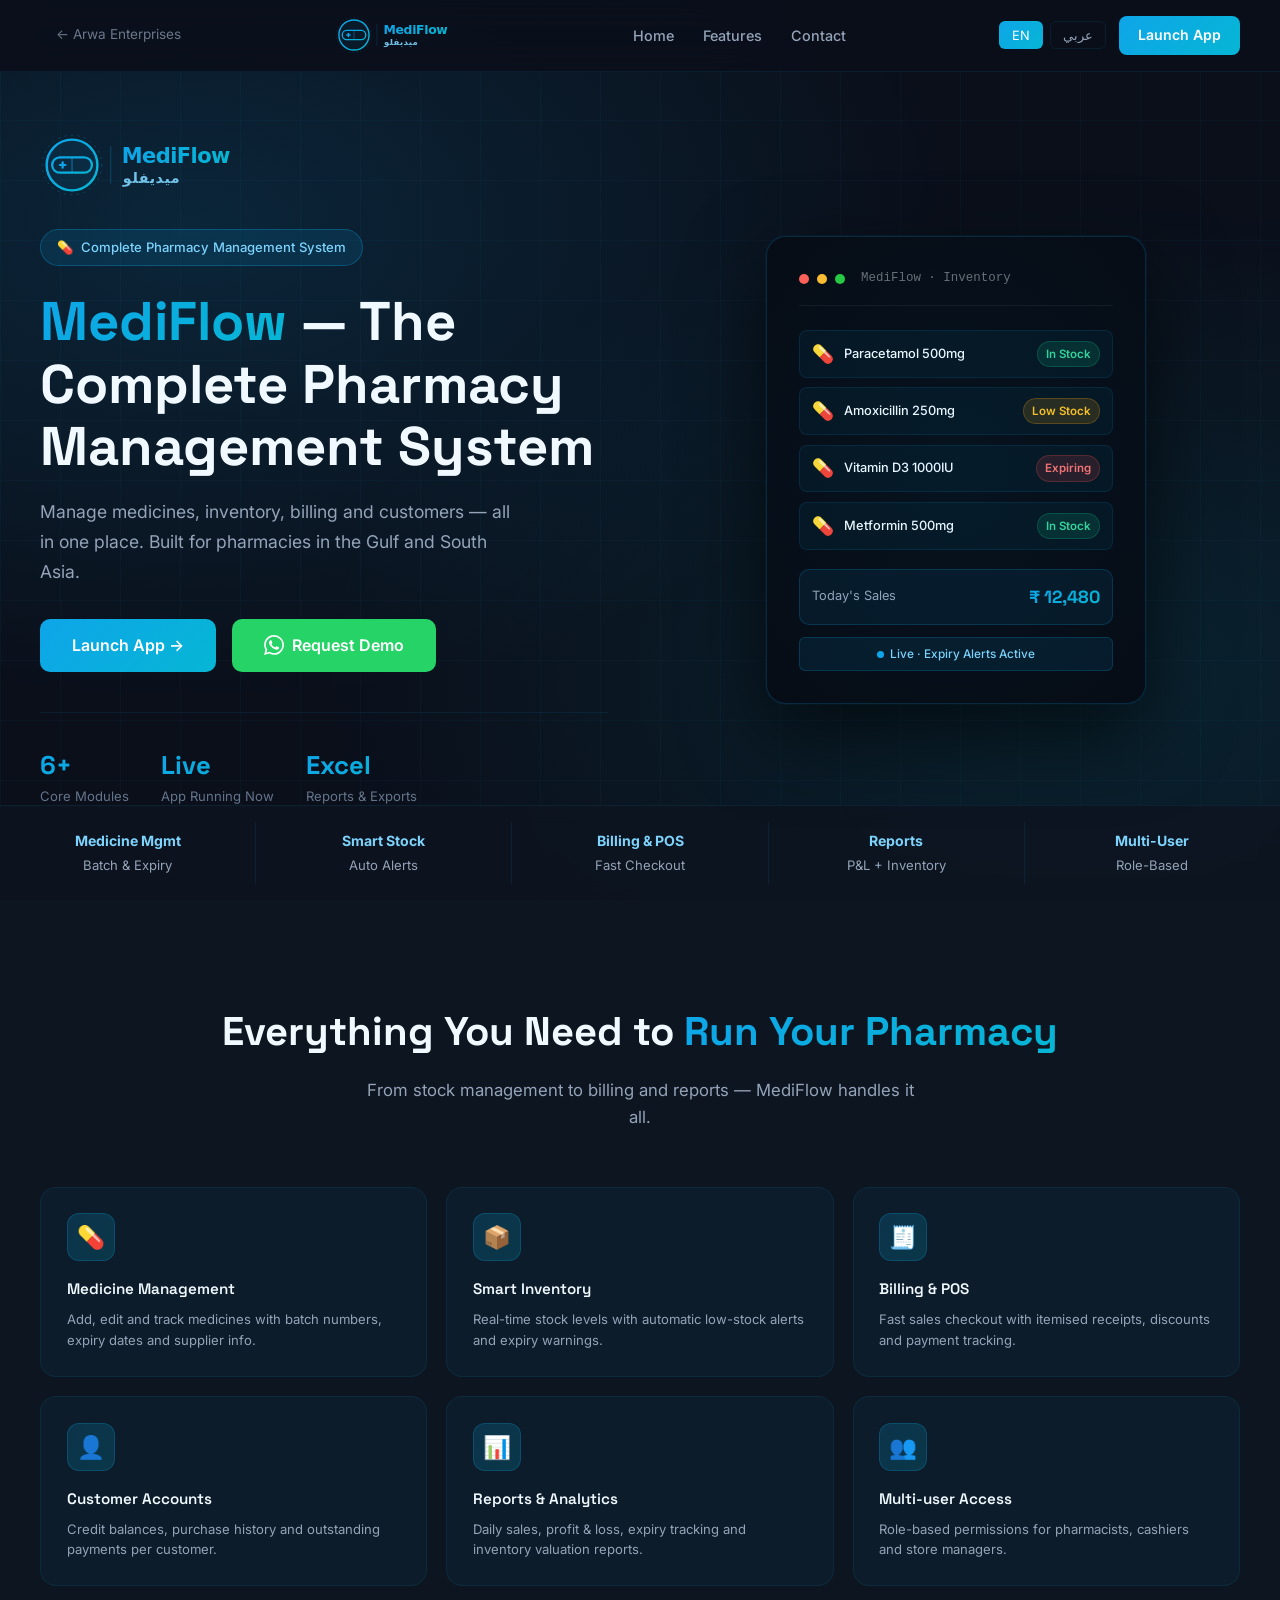
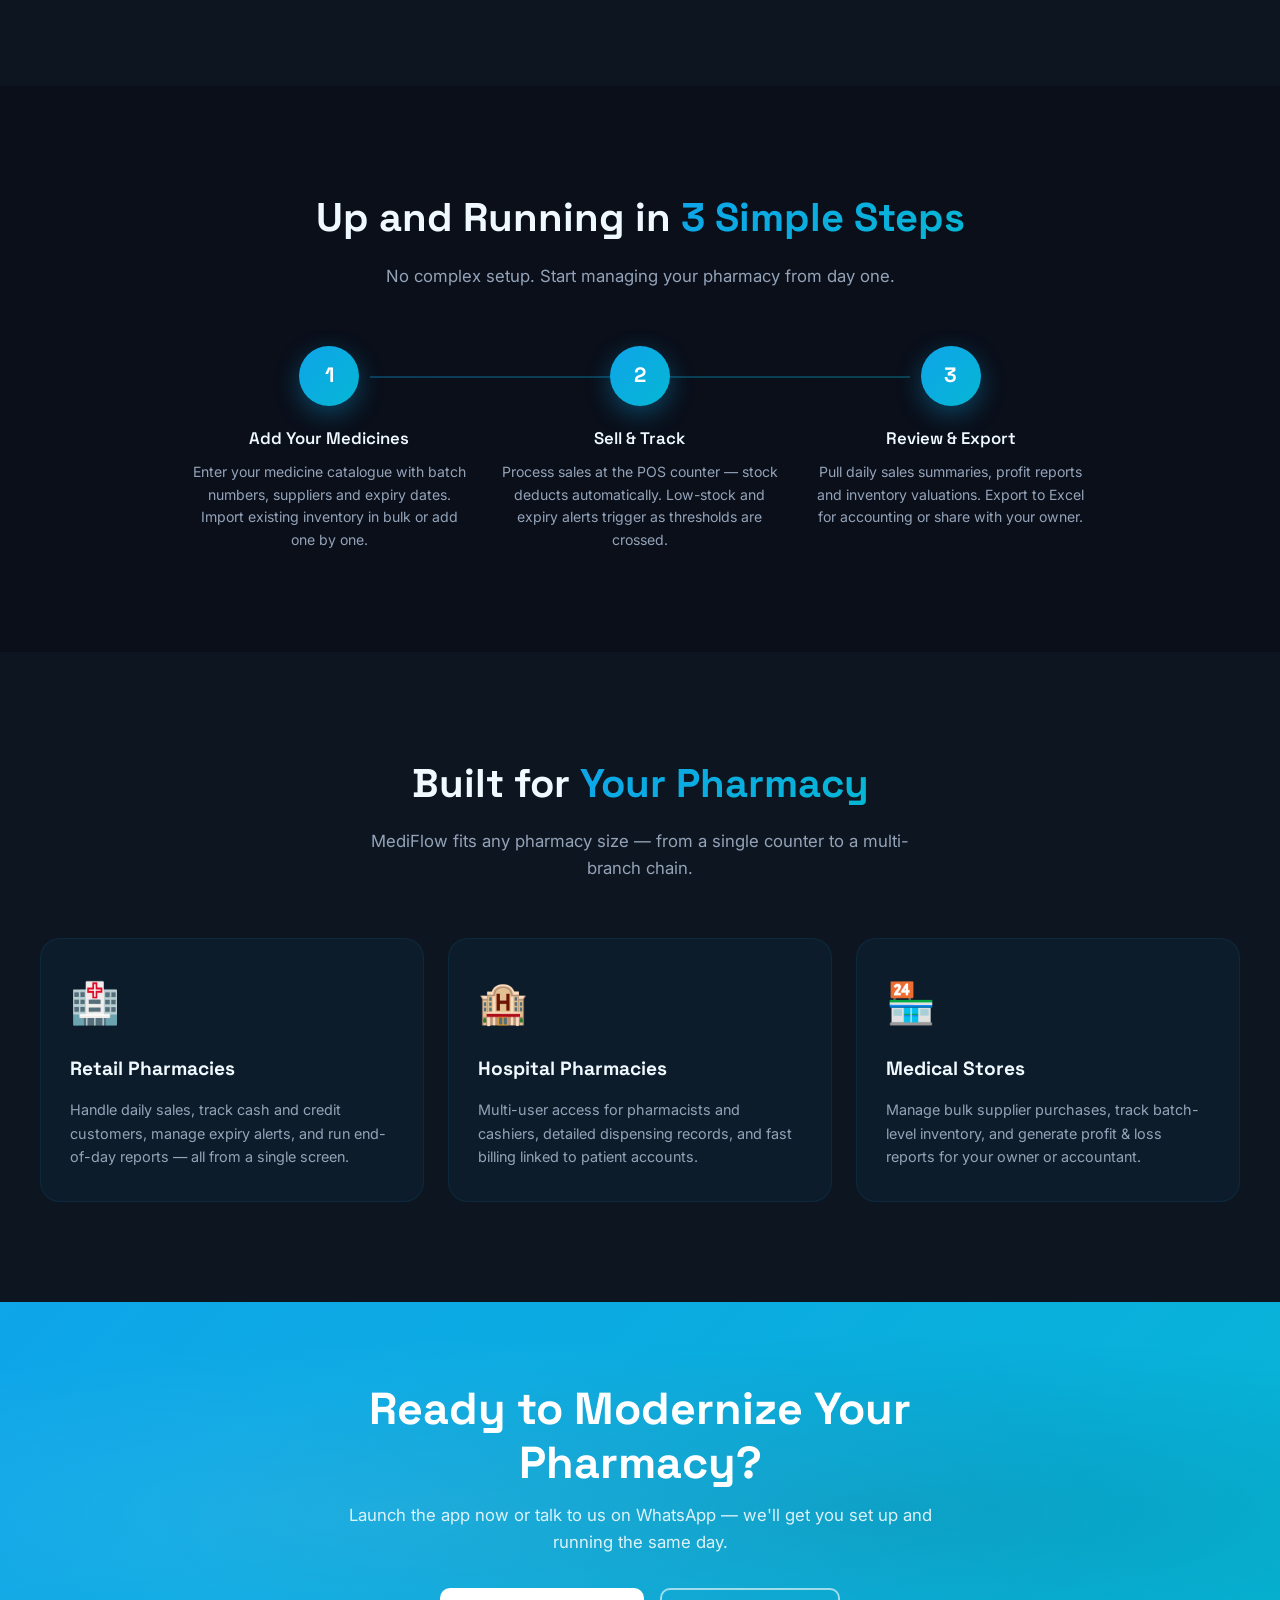
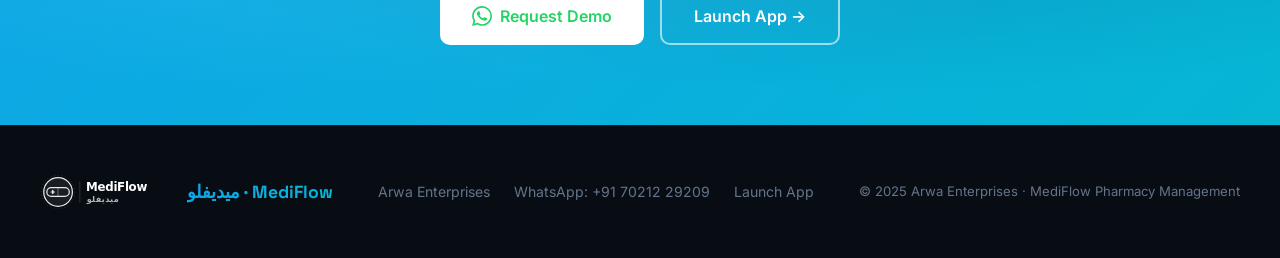
<file: mediflow/index.html>
<!DOCTYPE html>
<html lang="en" dir="ltr">
<head>
    <meta charset="UTF-8">
    <meta name="viewport" content="width=device-width, initial-scale=1.0">
    <title>MediFlow ميديفلو | Pharmacy Management System</title>
    <meta name="description" content="Complete pharmacy management system — medicines, inventory, billing, customer accounts, expiry alerts and reports. Built for pharmacies in the Gulf and South Asia.">
    <link rel="icon" type="image/svg+xml" href="assets/mediflow-favicon.svg">

    <!-- Fonts -->
    <link rel="preconnect" href="https://fonts.googleapis.com">
    <link rel="preconnect" href="https://fonts.gstatic.com" crossorigin>
    <link href="https://fonts.googleapis.com/css2?family=Space+Grotesk:wght@400;500;600;700&family=Inter:wght@400;500;600&family=Cairo:wght@400;500;600;700&display=swap" rel="stylesheet">

<style>
/* ============================================
   CSS VARIABLES — MediFlow Theme
============================================ */
:root {
    --bg-dark: #0a0f1a;
    --bg-dark-2: #0d1520;
    --bg-dark-3: #080d14;
    --accent-primary: #0EA5E9;
    --accent-secondary: #06B6D4;
    --accent-gradient: linear-gradient(135deg, #0EA5E9 0%, #06B6D4 100%);
    --accent-gradient-hover: linear-gradient(135deg, #0284c7 0%, #0891b2 100%);
    --whatsapp: #25D366;
    --text-primary: #f0f9ff;
    --text-muted: #94a3b8;
    --text-faint: #64748b;
    --border: rgba(14, 165, 233, 0.1);
    --border-accent: rgba(14, 165, 233, 0.35);
    --card-bg: rgba(14, 165, 233, 0.05);
    --card-bg-hover: rgba(14, 165, 233, 0.1);

    --font-display: 'Space Grotesk', sans-serif;
    --font-body: 'Inter', sans-serif;
    --font-arabic: 'Cairo', sans-serif;
    --section-padding: 100px;
    --container-max: 1200px;
}

[dir="rtl"] {
    --font-display: 'Cairo', sans-serif;
    --font-body: 'Cairo', sans-serif;
}

/* ============================================
   BASE
============================================ */
* { margin: 0; padding: 0; box-sizing: border-box; }
html { scroll-behavior: smooth; }

body {
    font-family: var(--font-body);
    background: var(--bg-dark);
    color: var(--text-primary);
    line-height: 1.6;
    overflow-x: hidden;
}

a { text-decoration: none; color: inherit; }
button { font-family: inherit; cursor: pointer; }

.container {
    max-width: var(--container-max);
    margin: 0 auto;
    padding: 0 2rem;
}

/* ============================================
   BUTTONS
============================================ */
.btn-primary {
    display: inline-flex;
    align-items: center;
    justify-content: center;
    gap: 8px;
    padding: 0.85rem 2rem;
    background: var(--accent-gradient);
    color: white;
    border: none;
    border-radius: 10px;
    font-weight: 600;
    font-size: 1rem;
    transition: all 0.3s ease;
    cursor: pointer;
}
.btn-primary:hover {
    background: var(--accent-gradient-hover);
    transform: translateY(-2px);
    box-shadow: 0 12px 30px rgba(14, 165, 233, 0.4);
}

.btn-whatsapp {
    display: inline-flex;
    align-items: center;
    justify-content: center;
    gap: 8px;
    padding: 0.85rem 2rem;
    background: var(--whatsapp);
    color: white;
    border: none;
    border-radius: 10px;
    font-weight: 600;
    font-size: 1rem;
    transition: all 0.3s ease;
    cursor: pointer;
}
.btn-whatsapp:hover {
    background: #1da851;
    transform: translateY(-2px);
    box-shadow: 0 12px 30px rgba(37, 211, 102, 0.35);
}

.btn-outline {
    display: inline-flex;
    align-items: center;
    justify-content: center;
    gap: 8px;
    padding: 0.85rem 2rem;
    background: transparent;
    color: white;
    border: 2px solid rgba(255,255,255,0.5);
    border-radius: 10px;
    font-weight: 600;
    font-size: 1rem;
    transition: all 0.3s ease;
    cursor: pointer;
}
.btn-outline:hover {
    border-color: white;
    background: rgba(255,255,255,0.1);
    transform: translateY(-2px);
}

/* ============================================
   NAVBAR
============================================ */
.navbar {
    position: fixed;
    top: 0; left: 0; right: 0;
    z-index: 1000;
    background: rgba(10, 15, 26, 0.9);
    backdrop-filter: blur(20px);
    border-bottom: 1px solid var(--border);
    padding: 1rem 2rem;
    transition: all 0.3s ease;
}
.navbar.scrolled {
    background: rgba(10, 15, 26, 0.98);
    box-shadow: 0 4px 30px rgba(0,0,0,0.4);
}
.navbar-inner {
    max-width: var(--container-max);
    margin: 0 auto;
    display: flex;
    justify-content: space-between;
    align-items: center;
    gap: 1.5rem;
}

.logo {
    display: flex;
    align-items: center;
    gap: 10px;
    flex-shrink: 0;
}
.logo-img { height: 38px; width: auto; }
.logo-text {
    font-family: var(--font-display);
    font-size: 1.3rem;
    font-weight: 700;
    background: var(--accent-gradient);
    -webkit-background-clip: text;
    -webkit-text-fill-color: transparent;
    background-clip: text;
}

.back-link {
    font-size: 0.85rem;
    color: var(--text-muted);
    opacity: 0.7;
    transition: opacity 0.2s;
    white-space: nowrap;
    margin-left: 1rem;
}
[dir="rtl"] .back-link { margin-left: 0; margin-right: 1rem; }
.back-link:hover { opacity: 1; color: var(--accent-primary); }

.nav-links {
    display: flex;
    gap: 1.8rem;
    align-items: center;
}
.nav-links a {
    font-size: 0.9rem;
    font-weight: 500;
    color: var(--text-muted);
    transition: color 0.2s;
    white-space: nowrap;
}
.nav-links a:hover { color: var(--accent-primary); }

.nav-right {
    display: flex;
    align-items: center;
    gap: 0.8rem;
    flex-shrink: 0;
}
.lang-toggle { display: flex; gap: 0.4rem; }
.lang-btn {
    padding: 0.35rem 0.75rem;
    border: 1px solid var(--border);
    background: transparent;
    color: var(--text-muted);
    border-radius: 6px;
    font-size: 0.8rem;
    transition: all 0.2s;
}
.lang-btn.active {
    background: var(--accent-gradient);
    border-color: transparent;
    color: white;
}
.btn-launch {
    padding: 0.5rem 1.2rem;
    background: var(--accent-gradient);
    color: white;
    border: none;
    border-radius: 8px;
    font-weight: 600;
    font-size: 0.88rem;
    transition: all 0.2s;
    white-space: nowrap;
}
.btn-launch:hover {
    background: var(--accent-gradient-hover);
    box-shadow: 0 4px 15px rgba(14,165,233,0.4);
}

.mobile-menu-btn {
    display: none;
    background: none;
    border: none;
    color: white;
    font-size: 1.4rem;
    padding: 0.4rem;
}

.mobile-menu {
    display: none;
    position: fixed;
    top: 65px; left: 0; right: 0;
    background: var(--bg-dark-2);
    border-bottom: 1px solid var(--border);
    padding: 1.2rem 2rem;
    z-index: 999;
}
.mobile-menu.active { display: block; }
.mobile-menu a {
    display: block;
    color: var(--text-muted);
    padding: 0.85rem 0;
    font-size: 1rem;
    border-bottom: 1px solid var(--border);
}
.mobile-menu a:last-child { border-bottom: none; }
.mobile-menu a:hover { color: var(--accent-primary); }

/* ============================================
   HERO
============================================ */
.hero {
    min-height: 100vh;
    background: var(--bg-dark);
    position: relative;
    display: flex;
    align-items: center;
    padding: 120px 2rem 80px;
    overflow: hidden;
}
.hero::before {
    content: '';
    position: absolute;
    inset: 0;
    background:
        radial-gradient(ellipse at 15% 25%, rgba(14, 165, 233, 0.15) 0%, transparent 50%),
        radial-gradient(ellipse at 85% 75%, rgba(6, 182, 212, 0.12) 0%, transparent 50%);
    pointer-events: none;
}
.hero-grid {
    position: absolute;
    inset: 0;
    background-image:
        linear-gradient(rgba(14,165,233,0.04) 1px, transparent 1px),
        linear-gradient(90deg, rgba(14,165,233,0.04) 1px, transparent 1px);
    background-size: 60px 60px;
    pointer-events: none;
}

.hero-inner {
    max-width: var(--container-max);
    margin: 0 auto;
    display: grid;
    grid-template-columns: 1fr 1fr;
    gap: 4rem;
    align-items: center;
    position: relative;
    z-index: 1;
    width: 100%;
}

.hero-content { animation: fadeInUp 0.9s ease; }

@keyframes fadeInUp {
    from { opacity: 0; transform: translateY(28px); }
    to { opacity: 1; transform: translateY(0); }
}

.hero-logo { margin-bottom: 1.5rem; }
.hero-logo img { height: 60px; width: auto; }
.hero-logo-text {
    font-family: var(--font-display);
    font-size: 2rem;
    font-weight: 700;
    background: var(--accent-gradient);
    -webkit-background-clip: text;
    -webkit-text-fill-color: transparent;
    background-clip: text;
}

.hero-badge {
    display: inline-flex;
    align-items: center;
    gap: 8px;
    padding: 0.45rem 1rem;
    background: rgba(14,165,233,0.12);
    border: 1px solid rgba(14,165,233,0.3);
    border-radius: 50px;
    color: #7dd3fc;
    font-size: 0.82rem;
    margin-bottom: 1.5rem;
    font-weight: 500;
}

.hero h1 {
    font-family: var(--font-display);
    font-size: clamp(2.2rem, 4.5vw, 3.4rem);
    font-weight: 700;
    color: var(--text-primary);
    line-height: 1.15;
    margin-bottom: 1.2rem;
}
.hero h1 span {
    background: var(--accent-gradient);
    -webkit-background-clip: text;
    -webkit-text-fill-color: transparent;
    background-clip: text;
}

.hero-description {
    font-size: 1.1rem;
    color: var(--text-muted);
    margin-bottom: 2rem;
    max-width: 480px;
    line-height: 1.7;
}

.hero-buttons {
    display: flex;
    gap: 1rem;
    flex-wrap: wrap;
    margin-bottom: 2.5rem;
}

.hero-stats {
    display: flex;
    gap: 2rem;
    padding-top: 2rem;
    border-top: 1px solid var(--border);
    flex-wrap: wrap;
}
.hero-stat h3 {
    font-family: var(--font-display);
    font-size: 1.6rem;
    font-weight: 700;
    background: var(--accent-gradient);
    -webkit-background-clip: text;
    -webkit-text-fill-color: transparent;
    background-clip: text;
}
.hero-stat p {
    font-size: 0.82rem;
    color: var(--text-faint);
}

/* Pharmacy Visual Widget */
.hero-visual { animation: fadeInUp 0.9s ease 0.2s both; }

.pharmacy-terminal {
    background: #060b14;
    border-radius: 20px;
    border: 1px solid rgba(14,165,233,0.2);
    padding: 2rem;
    max-width: 380px;
    margin: 0 auto;
    box-shadow: 0 30px 80px rgba(0,0,0,0.6), 0 0 0 1px rgba(14,165,233,0.08);
    position: relative;
    overflow: hidden;
}
.pharmacy-terminal::before {
    content: '';
    position: absolute;
    top: -50%; left: -50%;
    width: 200%; height: 200%;
    background: radial-gradient(ellipse at center, rgba(14,165,233,0.05) 0%, transparent 60%);
    pointer-events: none;
}

.terminal-header {
    display: flex;
    align-items: center;
    gap: 8px;
    margin-bottom: 1.5rem;
    padding-bottom: 1rem;
    border-bottom: 1px solid rgba(255,255,255,0.06);
}
.terminal-dot { width: 10px; height: 10px; border-radius: 50%; }
.terminal-dot:nth-child(1) { background: #ff5f56; }
.terminal-dot:nth-child(2) { background: #ffbd2e; }
.terminal-dot:nth-child(3) { background: #27ca40; }
.terminal-title {
    font-size: 0.78rem;
    color: rgba(255,255,255,0.4);
    margin-left: 0.5rem;
    font-family: monospace;
}

.stock-rows { display: flex; flex-direction: column; gap: 0.6rem; margin-bottom: 1.2rem; }
.stock-row {
    display: flex;
    align-items: center;
    gap: 0.6rem;
    padding: 0.55rem 0.75rem;
    background: rgba(14,165,233,0.06);
    border: 1px solid rgba(14,165,233,0.12);
    border-radius: 8px;
    font-size: 0.8rem;
}
.stock-row-icon { font-size: 1.1rem; flex-shrink: 0; }
.stock-row-name { flex: 1; color: var(--text-primary); font-weight: 500; }
.stock-badge {
    padding: 0.18rem 0.5rem;
    border-radius: 50px;
    font-size: 0.72rem;
    font-weight: 600;
}
.badge-ok { background: rgba(16,185,129,0.15); color: #34d399; border: 1px solid rgba(16,185,129,0.25); }
.badge-low { background: rgba(245,158,11,0.15); color: #fbbf24; border: 1px solid rgba(245,158,11,0.25); }
.badge-exp { background: rgba(239,68,68,0.15); color: #f87171; border: 1px solid rgba(239,68,68,0.25); }

.billing-row {
    display: flex;
    justify-content: space-between;
    align-items: center;
    padding: 0.8rem 0.75rem;
    background: rgba(14,165,233,0.08);
    border: 1px solid rgba(14,165,233,0.2);
    border-radius: 10px;
    margin-bottom: 0.8rem;
}
.billing-label { font-size: 0.8rem; color: var(--text-muted); }
.billing-amount {
    font-family: var(--font-display);
    font-size: 1.1rem;
    font-weight: 700;
    background: var(--accent-gradient);
    -webkit-background-clip: text;
    -webkit-text-fill-color: transparent;
    background-clip: text;
}

.blink-dot {
    width: 7px; height: 7px;
    border-radius: 50%;
    background: #0EA5E9;
    display: inline-block;
    animation: blink 2s ease infinite;
    margin-right: 6px;
}
@keyframes blink {
    0%, 100% { opacity: 1; }
    50% { opacity: 0.3; }
}
.live-badge {
    display: flex;
    align-items: center;
    justify-content: center;
    padding: 0.4rem 0.8rem;
    background: rgba(14,165,233,0.1);
    border: 1px solid rgba(14,165,233,0.2);
    border-radius: 6px;
    font-size: 0.74rem;
    color: #7dd3fc;
    font-weight: 500;
}

/* Stat Strip */
.hero-stat-strip {
    display: flex;
    gap: 0;
    margin-top: 3rem;
    border-top: 1px solid var(--border);
    border-bottom: 1px solid var(--border);
    padding: 1rem 0;
    overflow-x: auto;
    scrollbar-width: none;
}
.hero-stat-strip::-webkit-scrollbar { display: none; }
.stat-strip-item {
    flex: 1;
    min-width: 110px;
    text-align: center;
    padding: 0.5rem 1rem;
    border-right: 1px solid var(--border);
    font-size: 0.82rem;
    color: var(--text-muted);
    white-space: nowrap;
}
.stat-strip-item:last-child { border-right: none; }
.stat-strip-item strong {
    display: block;
    color: #7dd3fc;
    font-size: 0.88rem;
    margin-bottom: 0.15rem;
}

/* ============================================
   SECTION SHARED
============================================ */
section { padding: var(--section-padding) 2rem; }

.section-header {
    text-align: center;
    margin-bottom: 3.5rem;
}
.section-header h2 {
    font-family: var(--font-display);
    font-size: clamp(1.8rem, 3.5vw, 2.5rem);
    font-weight: 700;
    margin-bottom: 0.8rem;
}
.section-header h2 span {
    background: var(--accent-gradient);
    -webkit-background-clip: text;
    -webkit-text-fill-color: transparent;
    background-clip: text;
}
.section-header p {
    font-size: 1.05rem;
    color: var(--text-muted);
    max-width: 560px;
    margin: 0 auto;
}

/* ============================================
   FEATURES
============================================ */
.features { background: var(--bg-dark-2); }

.features-grid {
    max-width: var(--container-max);
    margin: 0 auto;
    display: grid;
    grid-template-columns: repeat(3, 1fr);
    gap: 1.2rem;
}

.feature-card {
    background: var(--card-bg);
    border: 1px solid var(--border);
    border-radius: 16px;
    padding: 1.6rem;
    transition: all 0.3s ease;
    position: relative;
    overflow: hidden;
    display: flex;
    flex-direction: column;
}
.feature-card::before {
    content: '';
    position: absolute;
    top: 0; left: 0; right: 0;
    height: 2px;
    background: var(--accent-gradient);
    opacity: 0;
    transition: opacity 0.3s;
}
.feature-card:hover {
    background: var(--card-bg-hover);
    border-color: var(--border-accent);
    transform: translateY(-4px);
    box-shadow: 0 16px 40px rgba(14,165,233,0.12);
}
.feature-card:hover::before { opacity: 1; }

.feature-icon-wrap {
    width: 48px; height: 48px;
    border-radius: 12px;
    background: linear-gradient(135deg, rgba(14,165,233,0.18) 0%, rgba(6,182,212,0.18) 100%);
    border: 1px solid rgba(14,165,233,0.22);
    display: flex;
    align-items: center;
    justify-content: center;
    font-size: 1.4rem;
    margin-bottom: 1rem;
}
.feature-card h3 {
    font-family: var(--font-display);
    font-size: 0.95rem;
    font-weight: 600;
    margin-bottom: 0.5rem;
    color: var(--text-primary);
}
.feature-card p {
    font-size: 0.82rem;
    color: var(--text-muted);
    line-height: 1.55;
}

/* ============================================
   HOW IT WORKS
============================================ */
.how-it-works { background: var(--bg-dark); }

.steps {
    max-width: 900px;
    margin: 0 auto;
    display: grid;
    grid-template-columns: repeat(3, 1fr);
    gap: 2rem;
    position: relative;
}
.steps::before {
    content: '';
    position: absolute;
    top: 30px;
    left: calc(16.67% + 30px);
    right: calc(16.67% + 30px);
    height: 2px;
    background: linear-gradient(to right, #0EA5E9, #06B6D4);
    opacity: 0.3;
}

.step { text-align: center; position: relative; }
.step-number {
    width: 60px; height: 60px;
    border-radius: 50%;
    background: var(--accent-gradient);
    display: flex;
    align-items: center;
    justify-content: center;
    font-family: var(--font-display);
    font-size: 1.3rem;
    font-weight: 700;
    color: white;
    margin: 0 auto 1.2rem;
    position: relative;
    z-index: 1;
    box-shadow: 0 8px 25px rgba(14,165,233,0.35);
}
.step h3 {
    font-family: var(--font-display);
    font-size: 1.05rem;
    font-weight: 600;
    margin-bottom: 0.6rem;
}
.step p {
    font-size: 0.88rem;
    color: var(--text-muted);
    line-height: 1.6;
}

/* ============================================
   WHO IS IT FOR
============================================ */
.for-who { background: var(--bg-dark-2); }

.for-who-grid {
    max-width: var(--container-max);
    margin: 0 auto;
    display: grid;
    grid-template-columns: repeat(3, 1fr);
    gap: 1.5rem;
}

.for-card {
    background: var(--card-bg);
    border: 1px solid var(--border);
    border-radius: 20px;
    padding: 2rem 1.8rem;
    transition: all 0.3s ease;
    position: relative;
    overflow: hidden;
}
.for-card::after {
    content: '';
    position: absolute;
    bottom: 0; left: 0; right: 0;
    height: 3px;
    background: var(--accent-gradient);
    opacity: 0;
    transition: opacity 0.3s;
}
.for-card:hover {
    border-color: var(--border-accent);
    transform: translateY(-6px);
    box-shadow: 0 20px 50px rgba(14,165,233,0.1);
}
.for-card:hover::after { opacity: 1; }

.for-card-icon { font-size: 2.5rem; margin-bottom: 1.2rem; display: block; }
.for-card h3 {
    font-family: var(--font-display);
    font-size: 1.2rem;
    font-weight: 700;
    margin-bottom: 0.8rem;
}
.for-card p {
    font-size: 0.9rem;
    color: var(--text-muted);
    line-height: 1.65;
}

/* ============================================
   CTA BANNER
============================================ */
.cta-banner {
    background: var(--accent-gradient);
    padding: 5rem 2rem;
    text-align: center;
    position: relative;
    overflow: hidden;
}
.cta-banner::before {
    content: '';
    position: absolute;
    inset: 0;
    background:
        radial-gradient(ellipse at 30% 50%, rgba(255,255,255,0.08) 0%, transparent 60%),
        radial-gradient(ellipse at 70% 50%, rgba(0,0,0,0.1) 0%, transparent 60%);
    pointer-events: none;
}
.cta-banner-inner {
    max-width: 620px;
    margin: 0 auto;
    position: relative;
    z-index: 1;
}
.cta-banner h2 {
    font-family: var(--font-display);
    font-size: clamp(1.8rem, 4vw, 2.8rem);
    font-weight: 700;
    color: white;
    margin-bottom: 0.8rem;
    line-height: 1.2;
}
.cta-banner p {
    font-size: 1.05rem;
    color: rgba(255,255,255,0.85);
    margin-bottom: 2rem;
}
.cta-buttons {
    display: flex;
    gap: 1rem;
    justify-content: center;
    flex-wrap: wrap;
}
.cta-banner .btn-whatsapp {
    background: white;
    color: #25D366;
}
.cta-banner .btn-whatsapp:hover {
    background: rgba(255,255,255,0.9);
    box-shadow: 0 8px 25px rgba(0,0,0,0.2);
}
.cta-banner .btn-outline {
    border-color: rgba(255,255,255,0.6);
}

/* ============================================
   FOOTER
============================================ */
.footer {
    background: var(--bg-dark-3);
    padding: 3rem 2rem;
    border-top: 1px solid var(--border);
}
.footer-inner {
    max-width: var(--container-max);
    margin: 0 auto;
    display: flex;
    align-items: center;
    justify-content: space-between;
    flex-wrap: wrap;
    gap: 1.5rem;
}
.footer-logo { display: flex; align-items: center; gap: 10px; }
.footer-logo img { height: 36px; width: auto; }
.footer-logo-text {
    font-family: var(--font-display);
    font-size: 1.1rem;
    font-weight: 700;
    background: var(--accent-gradient);
    -webkit-background-clip: text;
    -webkit-text-fill-color: transparent;
    background-clip: text;
}
.footer-links { display: flex; gap: 1.5rem; align-items: center; flex-wrap: wrap; }
.footer-links a { font-size: 0.88rem; color: var(--text-faint); transition: color 0.2s; }
.footer-links a:hover { color: var(--accent-primary); }
.footer-copy { font-size: 0.82rem; color: var(--text-faint); }

/* ============================================
   RESPONSIVE
============================================ */
@media (max-width: 1024px) {
    .features-grid { grid-template-columns: repeat(2, 1fr); }
}

@media (max-width: 768px) {
    :root { --section-padding: 70px; }

    .nav-links { display: none; }
    .mobile-menu-btn { display: block; }
    .back-link { display: none; }

    .hero-inner {
        grid-template-columns: 1fr;
        gap: 3rem;
        text-align: center;
    }
    .hero-description { margin: 0 auto 2rem; }
    .hero-buttons { justify-content: center; }
    .hero-stats { justify-content: center; }
    .hero-stat-strip { flex-wrap: nowrap; justify-content: flex-start; }

    .pharmacy-terminal { max-width: 320px; }

    .features-grid { grid-template-columns: 1fr 1fr; }

    .steps { grid-template-columns: 1fr; gap: 2.5rem; }
    .steps::before { display: none; }

    .for-who-grid { grid-template-columns: 1fr; }

    .footer-inner { flex-direction: column; align-items: flex-start; gap: 1rem; }
}

@media (max-width: 480px) {
    .features-grid { grid-template-columns: 1fr; }
    .hero-buttons { flex-direction: column; align-items: center; }
    .cta-buttons { flex-direction: column; align-items: center; }
}
</style>
</head>
<body>

<!-- ============================================
     NAVBAR
============================================ -->
<nav class="navbar" id="navbar">
    <div class="navbar-inner">
        <div style="display:flex;align-items:center;gap:0.5rem;">
            <a href="/" class="back-link" data-en="← Arwa Enterprises" data-ar="← أروا للمشاريع">← Arwa Enterprises</a>
        </div>

        <a href="#" class="logo">
            <img src="assets/mediflow-logo.svg" alt="MediFlow" class="logo-img" id="navLogoImg" onerror="this.style.display='none';document.getElementById('navLogoText').style.display='block';">
            <span class="logo-text" id="navLogoText" style="display:none;">MediFlow</span>
        </a>

        <div class="nav-links">
            <a href="#" data-en="Home" data-ar="الرئيسية">Home</a>
            <a href="#features" data-en="Features" data-ar="المميزات">Features</a>
            <a href="#contact" data-en="Contact" data-ar="تواصل">Contact</a>
        </div>

        <div class="nav-right">
            <div class="lang-toggle">
                <button class="lang-btn active" data-lang="en">EN</button>
                <button class="lang-btn" data-lang="ar">عربي</button>
            </div>
            <a href="https://mediflow.arwaenterprises.com" target="_blank" class="btn-launch" data-en="Launch App" data-ar="فتح التطبيق">Launch App</a>
        </div>

        <button class="mobile-menu-btn" id="mobileMenuBtn">☰</button>
    </div>
</nav>

<!-- Mobile Menu -->
<div class="mobile-menu" id="mobileMenu">
    <a href="#" data-en="Home" data-ar="الرئيسية">Home</a>
    <a href="#features" data-en="Features" data-ar="المميزات">Features</a>
    <a href="#contact" data-en="Contact" data-ar="تواصل">Contact</a>
    <a href="https://mediflow.arwaenterprises.com" target="_blank" data-en="Launch App →" data-ar="فتح التطبيق ←">Launch App →</a>
</div>

<!-- ============================================
     HERO
============================================ -->
<section class="hero">
    <div class="hero-grid"></div>
    <div class="hero-inner">
        <div class="hero-content">
            <!-- Logo -->
            <div class="hero-logo">
                <img src="assets/mediflow-logo.svg" alt="MediFlow" id="heroLogoImg" onerror="this.style.display='none';document.getElementById('heroLogoText').style.display='block';" style="height:64px;width:auto;">
                <span class="hero-logo-text" id="heroLogoText" style="display:none;">MediFlow</span>
            </div>

            <div class="hero-badge">
                💊 <span data-en="Complete Pharmacy Management System" data-ar="نظام إدارة الصيدليات المتكامل">Complete Pharmacy Management System</span>
            </div>

            <h1 data-en="<span>MediFlow</span> — The Complete Pharmacy Management System" data-ar="<span>ميديفلو</span> — نظام إدارة الصيدليات المتكامل">
                <span>MediFlow</span> — The Complete Pharmacy Management System
            </h1>

            <p class="hero-description" data-en="Manage medicines, inventory, billing and customers — all in one place. Built for pharmacies in the Gulf and South Asia." data-ar="أدِر الأدوية والمخزون والفواتير والعملاء في مكان واحد. مُصمَّم للصيدليات في الخليج وجنوب آسيا.">
                Manage medicines, inventory, billing and customers — all in one place. Built for pharmacies in the Gulf and South Asia.
            </p>

            <div class="hero-buttons">
                <a href="https://mediflow.arwaenterprises.com" target="_blank" class="btn-primary">
                    <span data-en="Launch App →" data-ar="فتح التطبيق ←">Launch App →</span>
                </a>
                <a href="https://wa.me/917021229209?text=Hi%2C%20I%27d%20like%20a%20demo%20of%20MediFlow%20Pharmacy%20Management" target="_blank" class="btn-whatsapp">
                    <svg width="20" height="20" viewBox="0 0 24 24" fill="currentColor"><path d="M17.472 14.382c-.297-.149-1.758-.867-2.03-.967-.273-.099-.471-.148-.67.15-.197.297-.767.966-.94 1.164-.173.199-.347.223-.644.075-.297-.15-1.255-.463-2.39-1.475-.883-.788-1.48-1.761-1.653-2.059-.173-.297-.018-.458.13-.606.134-.133.298-.347.446-.52.149-.174.198-.298.298-.497.099-.198.05-.371-.025-.52-.075-.149-.669-1.612-.916-2.207-.242-.579-.487-.5-.669-.51-.173-.008-.371-.01-.57-.01-.198 0-.52.074-.792.372-.272.297-1.04 1.016-1.04 2.479 0 1.462 1.065 2.875 1.213 3.074.149.198 2.096 3.2 5.077 4.487.709.306 1.262.489 1.694.625.712.227 1.36.195 1.871.118.571-.085 1.758-.719 2.006-1.413.248-.694.248-1.289.173-1.413-.074-.124-.272-.198-.57-.347m-5.421 7.403h-.004a9.87 9.87 0 01-5.031-1.378l-.361-.214-3.741.982.998-3.648-.235-.374a9.86 9.86 0 01-1.51-5.26c.001-5.45 4.436-9.884 9.888-9.884 2.64 0 5.122 1.03 6.988 2.898a9.825 9.825 0 012.893 6.994c-.003 5.45-4.437 9.884-9.885 9.884m8.413-18.297A11.815 11.815 0 0012.05 0C5.495 0 .16 5.335.157 11.892c0 2.096.547 4.142 1.588 5.945L.057 24l6.305-1.654a11.882 11.882 0 005.683 1.448h.005c6.554 0 11.89-5.335 11.893-11.893a11.821 11.821 0 00-3.48-8.413z"/></svg>
                    <span data-en="Request Demo" data-ar="طلب تجريبي">Request Demo</span>
                </a>
            </div>

            <div class="hero-stats">
                <div class="hero-stat">
                    <h3>6+</h3>
                    <p data-en="Core Modules" data-ar="وحدات أساسية">Core Modules</p>
                </div>
                <div class="hero-stat">
                    <h3 data-en="Live" data-ar="مباشر">Live</h3>
                    <p data-en="App Running Now" data-ar="التطبيق يعمل الآن">App Running Now</p>
                </div>
                <div class="hero-stat">
                    <h3>Excel</h3>
                    <p data-en="Reports & Exports" data-ar="التقارير والتصدير">Reports & Exports</p>
                </div>
            </div>
        </div>

        <div class="hero-visual">
            <div class="pharmacy-terminal">
                <div class="terminal-header">
                    <div class="terminal-dot"></div>
                    <div class="terminal-dot"></div>
                    <div class="terminal-dot"></div>
                    <span class="terminal-title">MediFlow · Inventory</span>
                </div>

                <div class="stock-rows">
                    <div class="stock-row">
                        <span class="stock-row-icon">💊</span>
                        <span class="stock-row-name">Paracetamol 500mg</span>
                        <span class="stock-badge badge-ok" data-en="In Stock" data-ar="متوفر">In Stock</span>
                    </div>
                    <div class="stock-row">
                        <span class="stock-row-icon">💊</span>
                        <span class="stock-row-name">Amoxicillin 250mg</span>
                        <span class="stock-badge badge-low" data-en="Low Stock" data-ar="مخزون منخفض">Low Stock</span>
                    </div>
                    <div class="stock-row">
                        <span class="stock-row-icon">💊</span>
                        <span class="stock-row-name">Vitamin D3 1000IU</span>
                        <span class="stock-badge badge-exp" data-en="Expiring" data-ar="قرب الانتهاء">Expiring</span>
                    </div>
                    <div class="stock-row">
                        <span class="stock-row-icon">💊</span>
                        <span class="stock-row-name">Metformin 500mg</span>
                        <span class="stock-badge badge-ok" data-en="In Stock" data-ar="متوفر">In Stock</span>
                    </div>
                </div>

                <div class="billing-row">
                    <span class="billing-label" data-en="Today's Sales" data-ar="مبيعات اليوم">Today's Sales</span>
                    <span class="billing-amount">₹ 12,480</span>
                </div>

                <div class="live-badge">
                    <span class="blink-dot"></span>
                    <span data-en="Live · Expiry Alerts Active" data-ar="مباشر · تنبيهات الانتهاء فعّالة">Live · Expiry Alerts Active</span>
                </div>
            </div>
        </div>
    </div>

    <!-- Stat strip -->
    <div class="hero-stat-strip" style="position:absolute;bottom:0;left:0;right:0;margin:0;border-top:1px solid var(--border);border-bottom:none;background:rgba(13,21,32,0.85);backdrop-filter:blur(10px);">
        <div class="stat-strip-item"><strong data-en="Medicine Mgmt" data-ar="إدارة الأدوية">Medicine Mgmt</strong><span data-en="Batch & Expiry" data-ar="الدفعات والانتهاء">Batch & Expiry</span></div>
        <div class="stat-strip-item"><strong data-en="Smart Stock" data-ar="مخزون ذكي">Smart Stock</strong><span data-en="Auto Alerts" data-ar="تنبيهات تلقائية">Auto Alerts</span></div>
        <div class="stat-strip-item"><strong data-en="Billing & POS" data-ar="الفواتير">Billing & POS</strong><span data-en="Fast Checkout" data-ar="تسوية سريعة">Fast Checkout</span></div>
        <div class="stat-strip-item"><strong data-en="Reports" data-ar="التقارير">Reports</strong><span data-en="P&L + Inventory" data-ar="الأرباح + المخزون">P&amp;L + Inventory</span></div>
        <div class="stat-strip-item"><strong data-en="Multi-User" data-ar="متعدد المستخدمين">Multi-User</strong><span data-en="Role-Based" data-ar="صلاحيات بالدور">Role-Based</span></div>
    </div>
</section>

<!-- ============================================
     FEATURES
============================================ -->
<section class="features" id="features">
    <div class="section-header">
        <h2 data-en="Everything You Need to <span>Run Your Pharmacy</span>" data-ar="كل ما تحتاجه <span>لإدارة صيدليتك</span>">Everything You Need to <span>Run Your Pharmacy</span></h2>
        <p data-en="From stock management to billing and reports — MediFlow handles it all." data-ar="من إدارة المخزون إلى الفواتير والتقارير — ميديفلو يتولى كل شيء.">From stock management to billing and reports — MediFlow handles it all.</p>
    </div>

    <div class="features-grid">
        <div class="feature-card">
            <div class="feature-icon-wrap">💊</div>
            <h3 data-en="Medicine Management" data-ar="إدارة الأدوية">Medicine Management</h3>
            <p data-en="Add, edit and track medicines with batch numbers, expiry dates and supplier info." data-ar="أضف وعدّل وتتبع الأدوية مع أرقام الدفعات وتواريخ الانتهاء ومعلومات الموردين.">Add, edit and track medicines with batch numbers, expiry dates and supplier info.</p>
        </div>

        <div class="feature-card">
            <div class="feature-icon-wrap">📦</div>
            <h3 data-en="Smart Inventory" data-ar="المخزون الذكي">Smart Inventory</h3>
            <p data-en="Real-time stock levels with automatic low-stock alerts and expiry warnings." data-ar="مستويات المخزون الفورية مع تنبيهات تلقائية للمخزون المنخفض وانتهاء الصلاحية.">Real-time stock levels with automatic low-stock alerts and expiry warnings.</p>
        </div>

        <div class="feature-card">
            <div class="feature-icon-wrap">🧾</div>
            <h3 data-en="Billing & POS" data-ar="الفواتير ونقطة البيع">Billing & POS</h3>
            <p data-en="Fast sales checkout with itemised receipts, discounts and payment tracking." data-ar="إتمام المبيعات بسرعة مع فواتير مفصّلة والخصومات وتتبع المدفوعات.">Fast sales checkout with itemised receipts, discounts and payment tracking.</p>
        </div>

        <div class="feature-card">
            <div class="feature-icon-wrap">👤</div>
            <h3 data-en="Customer Accounts" data-ar="حسابات العملاء">Customer Accounts</h3>
            <p data-en="Credit balances, purchase history and outstanding payments per customer." data-ar="أرصدة الائتمان وسجل المشتريات والمدفوعات المستحقة لكل عميل.">Credit balances, purchase history and outstanding payments per customer.</p>
        </div>

        <div class="feature-card">
            <div class="feature-icon-wrap">📊</div>
            <h3 data-en="Reports & Analytics" data-ar="التقارير والتحليلات">Reports & Analytics</h3>
            <p data-en="Daily sales, profit & loss, expiry tracking and inventory valuation reports." data-ar="تقارير المبيعات اليومية والأرباح والخسائر وتتبع انتهاء الصلاحية وتقييم المخزون.">Daily sales, profit & loss, expiry tracking and inventory valuation reports.</p>
        </div>

        <div class="feature-card">
            <div class="feature-icon-wrap">👥</div>
            <h3 data-en="Multi-user Access" data-ar="وصول متعدد المستخدمين">Multi-user Access</h3>
            <p data-en="Role-based permissions for pharmacists, cashiers and store managers." data-ar="صلاحيات تعتمد على الأدوار للصيادلة وأمناء الصندوق ومدراء المتاجر.">Role-based permissions for pharmacists, cashiers and store managers.</p>
        </div>
    </div>
</section>

<!-- ============================================
     HOW IT WORKS
============================================ -->
<section class="how-it-works" id="how-it-works">
    <div class="section-header">
        <h2 data-en="Up and Running in <span>3 Simple Steps</span>" data-ar="جاهز للعمل في <span>3 خطوات بسيطة</span>">Up and Running in <span>3 Simple Steps</span></h2>
        <p data-en="No complex setup. Start managing your pharmacy from day one." data-ar="لا إعداد معقد. ابدأ إدارة صيدليتك من اليوم الأول.">No complex setup. Start managing your pharmacy from day one.</p>
    </div>

    <div class="steps">
        <div class="step">
            <div class="step-number">1</div>
            <h3 data-en="Add Your Medicines" data-ar="أضف أدويتك">Add Your Medicines</h3>
            <p data-en="Enter your medicine catalogue with batch numbers, suppliers and expiry dates. Import existing inventory in bulk or add one by one." data-ar="أدخل كتالوج أدويتك مع أرقام الدفعات والموردين وتواريخ الانتهاء. استورد المخزون الحالي دفعة واحدة أو أضف بشكل فردي.">Enter your medicine catalogue with batch numbers, suppliers and expiry dates. Import existing inventory in bulk or add one by one.</p>
        </div>

        <div class="step">
            <div class="step-number">2</div>
            <h3 data-en="Sell & Track" data-ar="بِع وتتبّع">Sell & Track</h3>
            <p data-en="Process sales at the POS counter — stock deducts automatically. Low-stock and expiry alerts trigger as thresholds are crossed." data-ar="معالجة المبيعات عند نقطة البيع — يُخصم المخزون تلقائياً. تُطلق تنبيهات المخزون المنخفض وانتهاء الصلاحية عند تجاوز الحدود.">Process sales at the POS counter — stock deducts automatically. Low-stock and expiry alerts trigger as thresholds are crossed.</p>
        </div>

        <div class="step">
            <div class="step-number">3</div>
            <h3 data-en="Review & Export" data-ar="راجِع وصدِّر">Review & Export</h3>
            <p data-en="Pull daily sales summaries, profit reports and inventory valuations. Export to Excel for accounting or share with your owner." data-ar="احصل على ملخصات المبيعات اليومية وتقارير الأرباح وتقييمات المخزون. صدّر إلى Excel للمحاسبة أو شارك مع المالك.">Pull daily sales summaries, profit reports and inventory valuations. Export to Excel for accounting or share with your owner.</p>
        </div>
    </div>
</section>

<!-- ============================================
     WHO IS IT FOR
============================================ -->
<section class="for-who" id="for-who">
    <div class="section-header">
        <h2 data-en="Built for <span>Your Pharmacy</span>" data-ar="مصمم <span>لصيدليتك</span>">Built for <span>Your Pharmacy</span></h2>
        <p data-en="MediFlow fits any pharmacy size — from a single counter to a multi-branch chain." data-ar="ميديفلو يناسب أي حجم صيدلية — من كاونتر واحد إلى سلسلة متعددة الفروع.">MediFlow fits any pharmacy size — from a single counter to a multi-branch chain.</p>
    </div>

    <div class="for-who-grid">
        <div class="for-card">
            <span class="for-card-icon">🏥</span>
            <h3 data-en="Retail Pharmacies" data-ar="صيدليات التجزئة">Retail Pharmacies</h3>
            <p data-en="Handle daily sales, track cash and credit customers, manage expiry alerts, and run end-of-day reports — all from a single screen." data-ar="إدارة المبيعات اليومية وتتبع العملاء النقديين والائتمانيين وتنبيهات الانتهاء وتقارير نهاية اليوم — كل ذلك من شاشة واحدة.">Handle daily sales, track cash and credit customers, manage expiry alerts, and run end-of-day reports — all from a single screen.</p>
        </div>

        <div class="for-card">
            <span class="for-card-icon">🏨</span>
            <h3 data-en="Hospital Pharmacies" data-ar="صيدليات المستشفيات">Hospital Pharmacies</h3>
            <p data-en="Multi-user access for pharmacists and cashiers, detailed dispensing records, and fast billing linked to patient accounts." data-ar="وصول متعدد المستخدمين للصيادلة وأمناء الصندوق، وسجلات صرف تفصيلية، وفوترة سريعة مرتبطة بحسابات المرضى.">Multi-user access for pharmacists and cashiers, detailed dispensing records, and fast billing linked to patient accounts.</p>
        </div>

        <div class="for-card">
            <span class="for-card-icon">🏪</span>
            <h3 data-en="Medical Stores" data-ar="المخازن الطبية">Medical Stores</h3>
            <p data-en="Manage bulk supplier purchases, track batch-level inventory, and generate profit & loss reports for your owner or accountant." data-ar="إدارة مشتريات الموردين بالجملة وتتبع المخزون على مستوى الدفعات وإنشاء تقارير الأرباح والخسائر للمالك أو المحاسب.">Manage bulk supplier purchases, track batch-level inventory, and generate profit & loss reports for your owner or accountant.</p>
        </div>
    </div>
</section>

<!-- ============================================
     CTA BANNER
============================================ -->
<section class="cta-banner" id="contact">
    <div class="cta-banner-inner">
        <h2 data-en="Ready to Modernize Your Pharmacy?" data-ar="هل أنت مستعد لتطوير صيدليتك؟">Ready to Modernize Your Pharmacy?</h2>
        <p data-en="Launch the app now or talk to us on WhatsApp — we'll get you set up and running the same day." data-ar="افتح التطبيق الآن أو تحدث معنا عبر واتساب — سنساعدك في الإعداد والتشغيل في نفس اليوم.">Launch the app now or talk to us on WhatsApp — we'll get you set up and running the same day.</p>
        <div class="cta-buttons">
            <a href="https://wa.me/917021229209?text=Hi%2C%20I%27d%20like%20a%20demo%20of%20MediFlow%20Pharmacy%20Management" target="_blank" class="btn-whatsapp">
                <svg width="20" height="20" viewBox="0 0 24 24" fill="currentColor"><path d="M17.472 14.382c-.297-.149-1.758-.867-2.03-.967-.273-.099-.471-.148-.67.15-.197.297-.767.966-.94 1.164-.173.199-.347.223-.644.075-.297-.15-1.255-.463-2.39-1.475-.883-.788-1.48-1.761-1.653-2.059-.173-.297-.018-.458.13-.606.134-.133.298-.347.446-.52.149-.174.198-.298.298-.497.099-.198.05-.371-.025-.52-.075-.149-.669-1.612-.916-2.207-.242-.579-.487-.5-.669-.51-.173-.008-.371-.01-.57-.01-.198 0-.52.074-.792.372-.272.297-1.04 1.016-1.04 2.479 0 1.462 1.065 2.875 1.213 3.074.149.198 2.096 3.2 5.077 4.487.709.306 1.262.489 1.694.625.712.227 1.36.195 1.871.118.571-.085 1.758-.719 2.006-1.413.248-.694.248-1.289.173-1.413-.074-.124-.272-.198-.57-.347m-5.421 7.403h-.004a9.87 9.87 0 01-5.031-1.378l-.361-.214-3.741.982.998-3.648-.235-.374a9.86 9.86 0 01-1.51-5.26c.001-5.45 4.436-9.884 9.888-9.884 2.64 0 5.122 1.03 6.988 2.898a9.825 9.825 0 012.893 6.994c-.003 5.45-4.437 9.884-9.885 9.884m8.413-18.297A11.815 11.815 0 0012.05 0C5.495 0 .16 5.335.157 11.892c0 2.096.547 4.142 1.588 5.945L.057 24l6.305-1.654a11.882 11.882 0 005.683 1.448h.005c6.554 0 11.89-5.335 11.893-11.893a11.821 11.821 0 00-3.48-8.413z"/></svg>
                <span data-en="Request Demo" data-ar="طلب تجريبي">Request Demo</span>
            </a>
            <a href="https://mediflow.arwaenterprises.com" target="_blank" class="btn-outline">
                <span data-en="Launch App →" data-ar="فتح التطبيق ←">Launch App →</span>
            </a>
        </div>
    </div>
</section>

<!-- ============================================
     FOOTER
============================================ -->
<footer class="footer">
    <div class="footer-inner">
        <div class="footer-logo">
            <img src="assets/mediflow-logo-white.svg" alt="MediFlow" onerror="this.style.display='none'">
            <span class="footer-logo-text">ميديفلو · MediFlow</span>
        </div>

        <div class="footer-links">
            <a href="/" data-en="Arwa Enterprises" data-ar="أروا للمشاريع">Arwa Enterprises</a>
            <a href="https://wa.me/917021229209" target="_blank" data-en="WhatsApp: +91 70212 29209" data-ar="واتساب: +91 70212 29209">WhatsApp: +91 70212 29209</a>
            <a href="https://mediflow.arwaenterprises.com" target="_blank" data-en="Launch App" data-ar="فتح التطبيق">Launch App</a>
        </div>

        <div class="footer-copy">
            <span data-en="© 2025 Arwa Enterprises · MediFlow Pharmacy Management" data-ar="© 2025 أروا للمشاريع · ميديفلو لإدارة الصيدليات">© 2025 Arwa Enterprises · MediFlow Pharmacy Management</span>
        </div>
    </div>
</footer>

<!-- ============================================
     JAVASCRIPT
============================================ -->
<script>
/* Language Toggle */
const langBtns = document.querySelectorAll('.lang-btn');
let currentLang = 'en';

function switchLanguage(lang) {
    currentLang = lang;
    document.documentElement.dir = lang === 'ar' ? 'rtl' : 'ltr';
    document.documentElement.lang = lang;
    langBtns.forEach(b => b.classList.toggle('active', b.dataset.lang === lang));
    document.querySelectorAll('[data-en]').forEach(el => {
        const text = el.dataset[lang];
        if (text) {
            if (el.tagName === 'INPUT' || el.tagName === 'TEXTAREA') {
                el.placeholder = text;
            } else {
                el.innerHTML = text;
            }
        }
    });
}
langBtns.forEach(btn => btn.addEventListener('click', () => switchLanguage(btn.dataset.lang)));

/* Navbar scroll */
const navbar = document.getElementById('navbar');
window.addEventListener('scroll', () => navbar.classList.toggle('scrolled', window.scrollY > 50));

/* Mobile menu */
const mobileMenuBtn = document.getElementById('mobileMenuBtn');
const mobileMenu = document.getElementById('mobileMenu');
mobileMenuBtn.addEventListener('click', () => {
    mobileMenu.classList.toggle('active');
    mobileMenuBtn.textContent = mobileMenu.classList.contains('active') ? '✕' : '☰';
});
mobileMenu.querySelectorAll('a').forEach(link => {
    link.addEventListener('click', () => {
        mobileMenu.classList.remove('active');
        mobileMenuBtn.textContent = '☰';
    });
});

/* Animate feature cards on scroll */
const observer = new IntersectionObserver((entries) => {
    entries.forEach(entry => {
        if (entry.isIntersecting) {
            entry.target.style.opacity = '1';
            entry.target.style.transform = 'translateY(0)';
        }
    });
}, { threshold: 0.1 });

document.querySelectorAll('.feature-card, .for-card, .step').forEach(el => {
    el.style.opacity = '0';
    el.style.transform = 'translateY(20px)';
    el.style.transition = 'opacity 0.5s ease, transform 0.5s ease';
    observer.observe(el);
});
</script>

</body>
</html>
</file>
